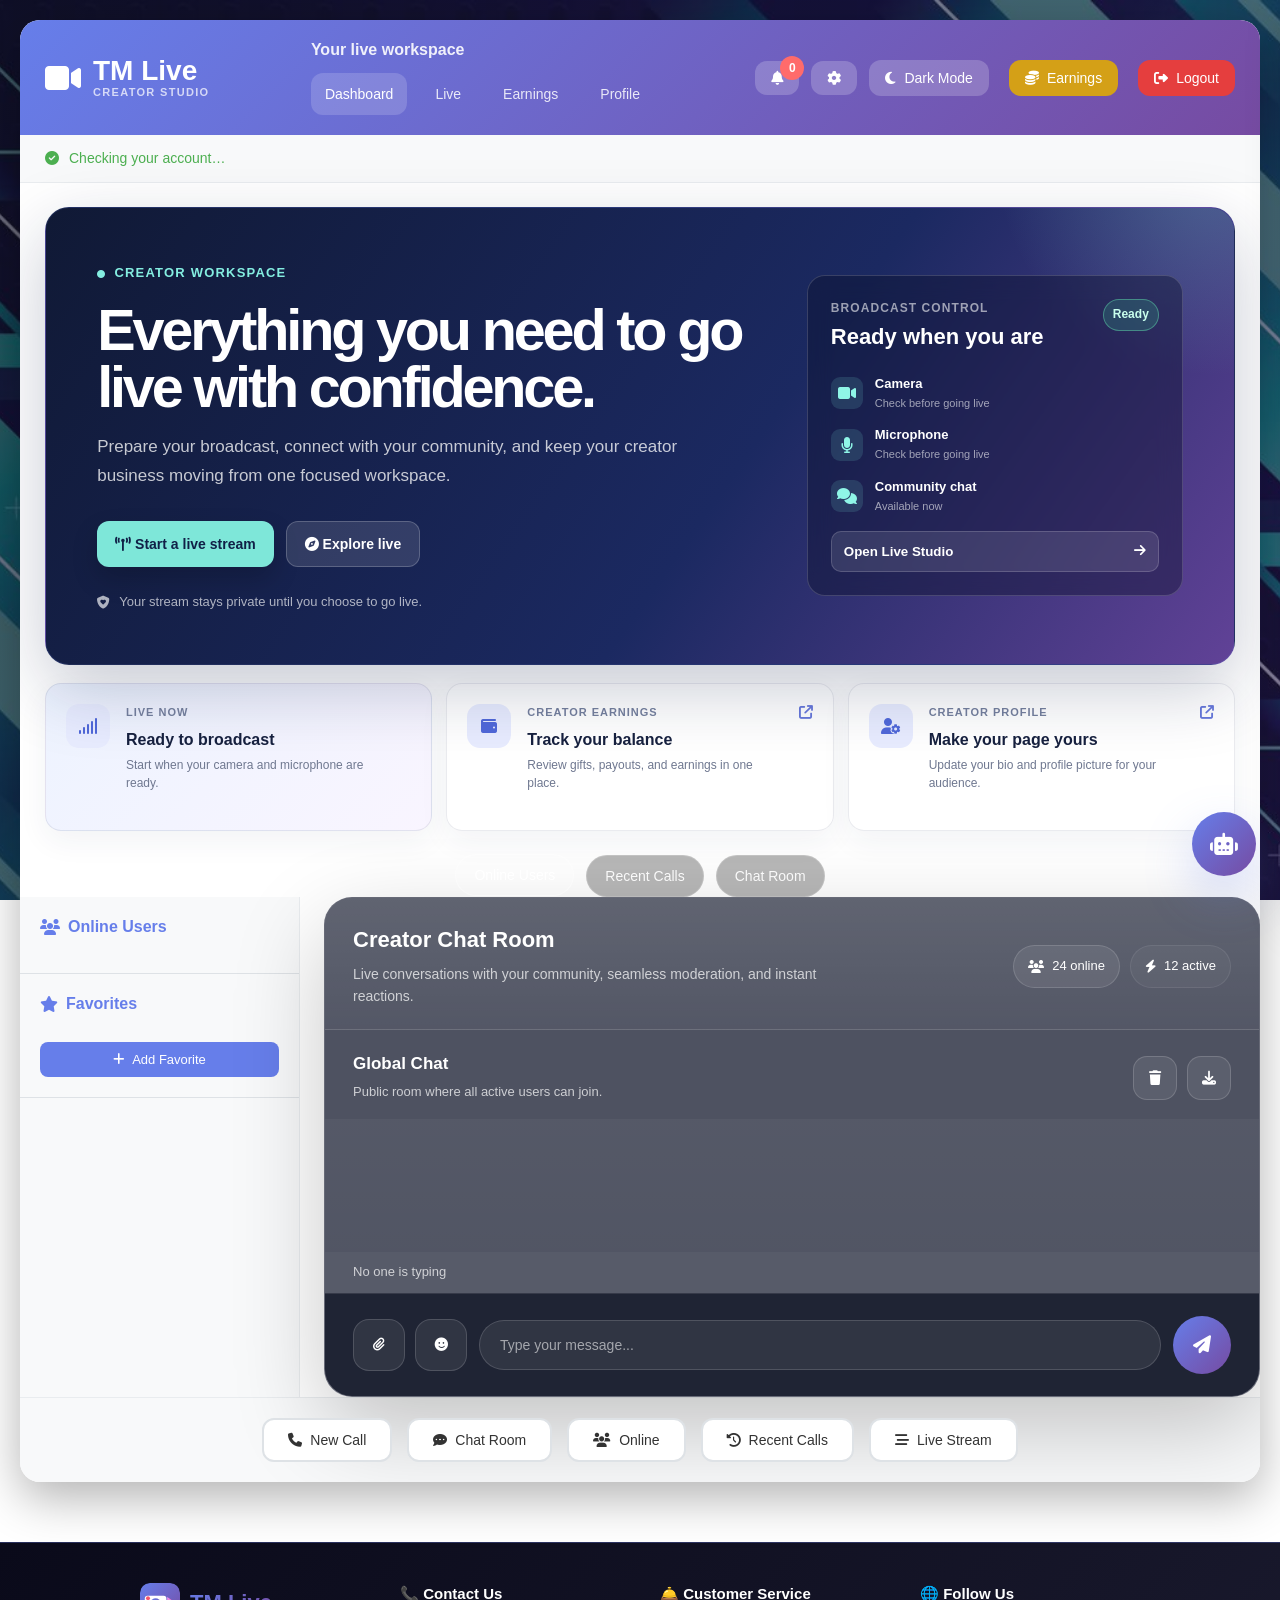
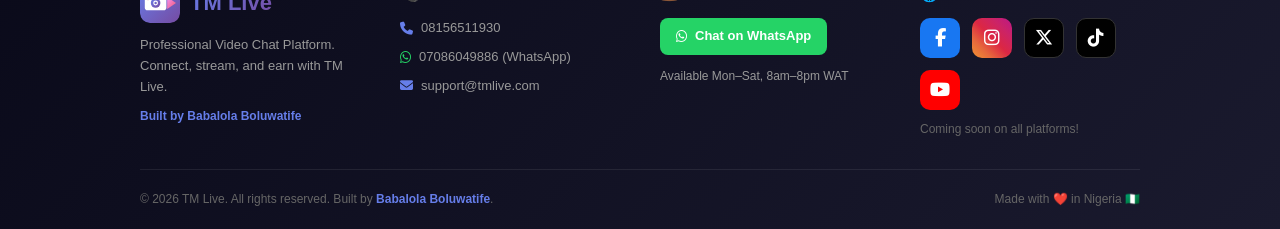
<file: frontend/public/index.html>
<!DOCTYPE html>
<html lang="en">
<head>
    <meta charset="UTF-8">
    <link rel="icon" type="image/svg+xml" href="favicon.svg">
    <link rel="shortcut icon" href="favicon.svg">
    <meta name="viewport" content="width=device-width, initial-scale=1.0">
    <title>TM Live | Creator Studio</title>
  <link rel="stylesheet" href="style.css">
    <link rel="stylesheet" href="https://cdnjs.cloudflare.com/ajax/libs/font-awesome/6.4.0/css/all.min.css">
        <script src="runtime-config.js"></script>
</head>
<body>
    <!-- Page Loader -->
    <div id="pageLoader" style="
        position:fixed; top:0; left:0; width:100%; height:100%; z-index:99999;
        background: #0f0f1a url('Img/Background 1.jpg') center/cover no-repeat;
        display:flex; flex-direction:column; align-items:center; justify-content:center;
        transition: opacity 0.5s ease;
    ">
        <div style="text-align:center;">
            <img src="favicon.svg" style="width:80px;height:80px;border-radius:20px;margin-bottom:20px;animation:pulse 1.5s infinite;">
            <div style="font-size:28px;font-weight:700;color:white;margin-bottom:8px;background:linear-gradient(135deg,#667eea,#764ba2);background-clip:text;-webkit-background-clip:text;-webkit-text-fill-color:transparent;">TM Live</div>
            <div style="color:#999;font-size:13px;margin-bottom:24px;">Professional Video Chat Platform</div>
            <div style="display:flex;gap:8px;justify-content:center;">
                <div style="width:10px;height:10px;border-radius:50%;background:#667eea;animation:bounce 1.2s infinite 0s;"></div>
                <div style="width:10px;height:10px;border-radius:50%;background:#764ba2;animation:bounce 1.2s infinite 0.2s;"></div>
                <div style="width:10px;height:10px;border-radius:50%;background:#f5576c;animation:bounce 1.2s infinite 0.4s;"></div>
            </div>
        </div>
        <style>
            @keyframes bounce { 0%,80%,100%{transform:translateY(0)} 40%{transform:translateY(-12px)} }
            @keyframes pulse { 0%,100%{transform:scale(1);opacity:1} 50%{transform:scale(1.05);opacity:0.8} }
        </style>
    </div>
    <script>
        window.addEventListener('load', function() {
            setTimeout(function() {
                const loader = document.getElementById('pageLoader');
                if (loader) { loader.style.opacity = '0'; setTimeout(() => loader.remove(), 500); }
            }, 1200);
        });
    </script>

    <div class="background-video-wrap" aria-hidden="true">
        <video class="background-video" autoplay muted loop playsinline preload="metadata" poster="Img/background 2-1.jpg">
            <source src="Img/background video.1.mp4" type="video/mp4">
        </video>
        <div class="background-video-overlay"></div>
    </div>

    <div class="app-container">
        <!-- Notification Panel -->
        <div class="notification-panel" id="notificationPanel">
            <div class="notification-header">
                <h3><i class="fas fa-bell"></i> Notifications</h3>
                <button class="close-notifications" onclick="closeNotifications()">×</button>
            </div>
            <div class="notification-list" id="notificationList"></div>
        </div>

        <!-- Main Container -->
        <div class="container">
            <!-- Header -->
            <header class="header">
                <div class="header-left">
                    <i class="fas fa-video header-icon"></i>
                    <div>
                        <h1>TM Live</h1>
                        <span class="brand-kicker">Creator Studio</span>
                    </div>
                </div>
                <div class="header-center header-center--stack">
                    <h2>Your live workspace</h2>
                    <nav class="header-links">
                        <a class="nav-link active" href="index.html">Dashboard</a>
                        <a class="nav-link" href="livestream.html">Live</a>
                        <a class="nav-link" href="earnings.html">Earnings</a>
                        <a class="nav-link" href="profile.html">Profile</a>
                    </nav>
                </div>
                <div class="header-right">
                    <button class="notification-btn" onclick="showNotifications()">
                        <i class="fas fa-bell"></i>
                        <span class="notification-count" id="notificationCount">0</span>
                    </button>
                    <button class="settings-btn" onclick="showSettings()">
                        <i class="fas fa-cog"></i>
                    </button>
                    <button class="dark-mode-btn" onclick="toggleDarkMode()">
                        <i class="fas fa-moon"></i>
                        <span>Dark Mode</span>
                    </button>
                    <button class="dark-mode-btn" onclick="window.location.href='earnings.html'" style="background: #d4a017; margin-left: 8px;">
                        <i class="fas fa-coins"></i>
                        <span>Earnings</span>
                    </button>
                    <button class="dark-mode-btn" onclick="logout()" style="background: #e53e3e; margin-left: 8px;">
                        <i class="fas fa-sign-out-alt"></i>
                        <span>Logout</span>
                    </button>
                </div>
            </header>

            <!-- Status Bar -->
            <div class="status-bar" id="statusBar">
                <i class="fas fa-check-circle"></i>
                <span id="statusText">Checking your account…</span>
            </div>

            <section class="studio-hero" aria-labelledby="studioTitle">
                <div class="studio-copy">
                    <span class="eyebrow"><i class="fas fa-circle"></i> Creator workspace</span>
                    <h1 id="studioTitle">Everything you need to go live with confidence.</h1>
                    <p>Prepare your broadcast, connect with your community, and keep your creator business moving from one focused workspace.</p>
                    <div class="studio-actions">
                        <button class="studio-primary" onclick="startLiveStream()"><i class="fas fa-broadcast-tower"></i> Start a live stream</button>
                        <button class="studio-secondary" onclick="window.location.href='livestream.html'"><i class="fas fa-compass"></i> Explore live</button>
                    </div>
                    <div class="studio-note"><i class="fas fa-shield-heart"></i> Your stream stays private until you choose to go live.</div>
                </div>
                <aside class="broadcast-card" aria-label="Broadcast readiness">
                    <div class="broadcast-card-top">
                        <div><span>Broadcast control</span><h3>Ready when you are</h3></div>
                        <span class="ready-dot">Ready</span>
                    </div>
                    <div class="readiness-list">
                        <div><span class="readiness-icon"><i class="fas fa-video"></i></span><span>Camera</span><strong>Check before going live</strong></div>
                        <div><span class="readiness-icon"><i class="fas fa-microphone"></i></span><span>Microphone</span><strong>Check before going live</strong></div>
                        <div><span class="readiness-icon"><i class="fas fa-comments"></i></span><span>Community chat</span><strong>Available now</strong></div>
                    </div>
                    <button class="broadcast-link" onclick="window.location.href='livestream.html'">Open Live Studio <i class="fas fa-arrow-right"></i></button>
                </aside>
            </section>

            <section class="creator-overview" aria-label="Creator overview">
                <article class="overview-card overview-card--accent">
                    <span class="overview-icon"><i class="fas fa-signal"></i></span>
                    <div><span class="overview-label">Live now</span><strong>Ready to broadcast</strong><small>Start when your camera and microphone are ready.</small></div>
                </article>
                <article class="overview-card">
                    <span class="overview-icon"><i class="fas fa-wallet"></i></span>
                    <div><span class="overview-label">Creator earnings</span><strong>Track your balance</strong><small>Review gifts, payouts, and earnings in one place.</small></div>
                    <button class="overview-link" onclick="window.location.href='earnings.html'" aria-label="Open earnings"><i class="fas fa-arrow-up-right-from-square"></i></button>
                </article>
                <article class="overview-card">
                    <span class="overview-icon"><i class="fas fa-user-gear"></i></span>
                    <div><span class="overview-label">Creator profile</span><strong>Make your page yours</strong><small>Update your bio and profile picture for your audience.</small></div>
                    <button class="overview-link" onclick="window.location.href='profile.html'" aria-label="Open profile"><i class="fas fa-arrow-up-right-from-square"></i></button>
                </article>
            </section>

            <div class="panel-controls">
                <button class="panel-btn active" data-panel="online" onclick="showDashboardPanel('online')">Online Users</button>
                <button class="panel-btn" data-panel="recent" onclick="showDashboardPanel('recent')">Recent Calls</button>
                <button class="panel-btn" data-panel="chat" onclick="showDashboardPanel('chat')">Chat Room</button>
            </div>

            <!-- Video Container -->
            <div class="video-container" id="videoContainer" style="display: none;">
                <div class="video-box local">
                    <video id="localVideo" autoplay muted playsinline></video>
                    <div class="video-overlay">
                        <div class="video-label">
                            <i class="fas fa-user"></i>
                            <span id="localUserName">You</span>
                        </div>
                        <div class="video-status" id="localStatus">
                            <i class="fas fa-video"></i>
                        </div>
                    </div>
                    <div class="video-controls">
                        <button class="control-btn" onclick="toggleCamera()" title="Toggle Camera">
                            <i class="fas fa-camera"></i>
                        </button>
                        <button class="control-btn" onclick="toggleMicrophone()" title="Toggle Microphone">
                            <i class="fas fa-microphone"></i>
                        </button>
                        <button class="control-btn" onclick="shareScreen()" title="Share Screen">
                            <i class="fas fa-desktop"></i>
                        </button>
                        <button class="control-btn end-call" onclick="endCall()" title="End Call">
                            <i class="fas fa-phone-slash"></i>
                        </button>
                    </div>
                </div>
                <div class="video-box remote">
                    <video id="remoteVideo" autoplay playsinline></video>
                    <div class="video-overlay">
                        <div class="video-label">
                            <i class="fas fa-user-friend"></i>
                            <span id="remoteUserName">Remote</span>
                        </div>
                        <div class="video-status" id="remoteStatus">
                            <i class="fas fa-video"></i>
                        </div>
                    </div>
                </div>
            </div>

            <!-- Main Layout -->
            <div class="main-layout">
                <!-- Sidebar -->
                <div class="sidebar">
                    <div class="sidebar-section" id="onlineSection">
                        <h3><i class="fas fa-users"></i> Online Users</h3>
                        <div class="user-list" id="userList"></div>
                    </div>
                    
                    <div class="sidebar-section" id="recentSection" style="display:none;">
                        <h3><i class="fas fa-history"></i> Recent Calls</h3>
                        <div class="recent-calls" id="recentCalls"></div>
                    </div>
                    
                    <div class="sidebar-section">
                        <h3><i class="fas fa-star"></i> Favorites</h3>
                        <div class="favorites-list" id="favoritesList"></div>
                        <button class="add-favorite-btn" onclick="showAddFavorite()">
                            <i class="fas fa-plus"></i> Add Favorite
                        </button>
                    </div>
                </div>

                <!-- Chat Area -->
                <div class="chat-area" id="chatPanel">
                    <div class="chat-room-card">
                        <div class="chat-room-header">
                            <div>
                                <h3>Creator Chat Room</h3>
                                <p class="chat-room-subtitle">Live conversations with your community, seamless moderation, and instant reactions.</p>
                            </div>
                            <div class="chat-room-meta">
                                <span class="chat-room-badge"><i class="fas fa-users"></i> 24 online</span>
                                <span class="chat-room-badge secondary"><i class="fas fa-bolt"></i> 12 active</span>
                            </div>
                        </div>

                        <div class="messages-container" id="messagesContainer">
                            <div class="messages-header">
                                <div>
                                    <h4>Global Chat</h4>
                                    <span>Public room where all active users can join.</span>
                                </div>
                                <div class="chat-actions">
                                    <button class="action-btn" onclick="clearChat()" title="Clear Chat">
                                        <i class="fas fa-trash"></i>
                                    </button>
                                    <button class="action-btn" onclick="exportChat()" title="Export Chat">
                                        <i class="fas fa-download"></i>
                                    </button>
                                </div>
                            </div>

                            <div class="messages" id="messages"></div>
                            <div class="typing-indicator" id="typingIndicator">No one is typing</div>
                        </div>

                        <div class="chat-input-panel">
                            <div class="chat-input-left">
                                <button class="input-action-btn" onclick="attachFile()" title="Attach File">
                                    <i class="fas fa-paperclip"></i>
                                </button>
                                <button class="input-action-btn" onclick="sendEmoji()" title="Send Emoji">
                                    <i class="fas fa-smile"></i>
                                </button>
                            </div>
                            <input 
                                type="text" 
                                id="messageInput" 
                                placeholder="Type your message..." 
                                autocomplete="off"
                            >
                            <button class="send-btn" onclick="sendMessage()">
                                <i class="fas fa-paper-plane"></i>
                            </button>
                        </div>
                    </div>
                </div>
            </div>

            <!-- Quick Actions -->
            <div class="quick-actions">
                <button class="quick-action-btn" onclick="startNewCall()">
                    <i class="fas fa-phone"></i>
                    <span>New Call</span>
                </button>
                <button class="quick-action-btn" onclick="showDashboardPanel('chat')">
                    <i class="fas fa-comment-dots"></i>
                    <span>Chat Room</span>
                </button>
                <button class="quick-action-btn" onclick="showDashboardPanel('online')">
                    <i class="fas fa-users"></i>
                    <span>Online</span>
                </button>
                <button class="quick-action-btn" onclick="showDashboardPanel('recent')">
                    <i class="fas fa-history"></i>
                    <span>Recent Calls</span>
                </button>
                <button class="quick-action-btn" onclick="startLiveStream()">
                    <i class="fas fa-stream"></i>
                    <span>Live Stream</span>
                </button>
            </div>
        </div>
    </div>

    <!-- Emoji Picker -->
    <div class="emoji-picker" id="emojiPicker">
        <div class="emoji-grid"></div>
    </div>

    <!-- File Upload Modal -->
    <div class="modal" id="fileModal">
        <div class="modal-content">
            <div class="modal-header">
                <h3>Attach File</h3>
                <button class="close-modal" onclick="closeFileModal()">×</button>
            </div>
            <div class="modal-body">
                <input type="file" id="fileInput" onchange="handleFileUpload()">
                <div class="file-preview" id="filePreview"></div>
            </div>
            <div class="modal-footer">
                <button class="btn-secondary" onclick="closeFileModal()">Cancel</button>
                <button class="btn-primary" onclick="uploadFile()">Upload</button>
            </div>
        </div>
    </div>

    
    <!-- Gift Modal -->
    <div class="modal" id="giftModal" style="display:none; position:fixed; top:0; left:0; width:100%; height:100%; background:rgba(0,0,0,0.7); z-index:9999; align-items:center; justify-content:center;">
        <div class="modal-content" style="background:#1a1a2e; border-radius:20px; padding:30px; max-width:420px; width:90%; border:1px solid rgba(102,126,234,0.4);">
            <div style="display:flex; justify-content:space-between; align-items:center; margin-bottom:20px;">
                <h3 style="color:white;">🎁 Send a Gift to <span id="giftTargetName" style="color:#667eea;"></span></h3>
                <button onclick="closeGiftModal()" style="background:none; border:none; color:#999; font-size:22px; cursor:pointer;">×</button>
            </div>
            <div style="display:grid; grid-template-columns:repeat(3,1fr); gap:12px; margin-bottom:20px;" id="giftGrid"></div>
            <div id="giftAlert" style="display:none; padding:10px; border-radius:8px; font-size:13px; margin-bottom:12px;"></div>
            <button onclick="confirmGift()" style="width:100%; padding:14px; background:linear-gradient(135deg,#667eea,#764ba2); color:white; border:none; border-radius:10px; font-size:15px; font-weight:600; cursor:pointer;">
                Send Gift 💎
            </button>
        </div>
    </div>

    <div class="support-widget" id="supportWidget">
        <div class="support-panel" id="supportPanel">
            <div class="support-panel-header">
                <div>
                    <h4>TM Live Support</h4>
                    <p>24/7 AI assistant</p>
                </div>
                <button id="supportCloseBtn" aria-label="Close support chat">×</button>
            </div>
            <div class="support-panel-body" id="supportMessages"></div>
            <div class="support-quick-replies" id="supportQuickReplies"></div>
            <div class="support-input">
                <input id="supportInput" placeholder="Ask the support bot..." autocomplete="off" />
                <button id="supportSendBtn">Send</button>
            </div>
        </div>
        <button class="support-button" id="supportToggleBtn" aria-label="Open support chat">
            <i class="fas fa-robot"></i>
        </button>
    </div>

    <script src="https://cdn.socket.io/4.5.4/socket.io.min.js"></script>
    <script src="app.js"></script>
    <!-- Footer -->
    <footer style="
        background: linear-gradient(135deg, #0a0a1a 0%, #1a1a2e 100%);
        border-top: 1px solid rgba(102,126,234,0.3);
        padding: 40px 20px 20px;
        margin-top: 40px;
        color: white;
        font-family: -apple-system, BlinkMacSystemFont, 'Segoe UI', sans-serif;
    ">
        <div style="max-width:1000px; margin:0 auto;">
            <!-- Top section -->
            <div style="display:flex; flex-wrap:wrap; gap:40px; justify-content:space-between; margin-bottom:30px;">
                
                <!-- Brand -->
                <div style="flex:1; min-width:200px;">
                    <div style="display:flex; align-items:center; gap:10px; margin-bottom:12px;">
                        <img src="favicon.svg" style="width:40px;height:40px;border-radius:10px;">
                        <span style="font-size:22px; font-weight:700; background:linear-gradient(135deg,#667eea,#764ba2); background-clip:text; -webkit-background-clip:text; -webkit-text-fill-color:transparent;">TM Live</span>
                    </div>
                    <p style="color:#999; font-size:13px; line-height:1.6;">Professional Video Chat Platform. Connect, stream, and earn with TM Live.</p>
                    <p style="color:#667eea; font-size:12px; margin-top:10px; font-weight:600;">Built by Babalola Boluwatife</p>
                </div>

                <!-- Contact -->
                <div style="flex:1; min-width:180px;">
                    <h4 style="color:white; margin-bottom:14px; font-size:15px;">📞 Contact Us</h4>
                    <div style="display:flex; flex-direction:column; gap:8px;">
                        <a href="tel:08156511930" style="color:#999; text-decoration:none; font-size:13px; display:flex; align-items:center; gap:8px;">
                            <i class="fas fa-phone" style="color:#667eea;"></i> 08156511930
                        </a>
                        <a href="https://wa.me/2347086049886" target="_blank" style="color:#999; text-decoration:none; font-size:13px; display:flex; align-items:center; gap:8px;">
                            <i class="fab fa-whatsapp" style="color:#25D366;"></i> 07086049886 (WhatsApp)
                        </a>
                        <a href="mailto:support@tmlive.com" style="color:#999; text-decoration:none; font-size:13px; display:flex; align-items:center; gap:8px;">
                            <i class="fas fa-envelope" style="color:#667eea;"></i> support@tmlive.com
                        </a>
                    </div>
                </div>

                <!-- Customer Service -->
                <div style="flex:1; min-width:180px;">
                    <h4 style="color:white; margin-bottom:14px; font-size:15px;">🛎️ Customer Service</h4>
                    <div style="display:flex; flex-direction:column; gap:8px;">
                        <a href="https://wa.me/2347086049886?text=Hello%20TM%20Live%20Support" target="_blank" style="
                            background: #25D366; color:white; text-decoration:none;
                            padding:8px 16px; border-radius:8px; font-size:13px; font-weight:600;
                            display:inline-flex; align-items:center; gap:8px; width:fit-content;
                        ">
                            <i class="fab fa-whatsapp"></i> Chat on WhatsApp
                        </a>
                        <p style="color:#999; font-size:12px; margin-top:4px;">Available Mon–Sat, 8am–8pm WAT</p>
                    </div>
                </div>

                <!-- Social Media -->
                <div style="flex:1; min-width:180px;">
                    <h4 style="color:white; margin-bottom:14px; font-size:15px;">🌐 Follow Us</h4>
                    <div style="display:flex; gap:12px; flex-wrap:wrap;">
                        <a href="#" title="Facebook" style="
                            width:40px; height:40px; border-radius:10px; background:#1877F2;
                            display:flex; align-items:center; justify-content:center;
                            color:white; text-decoration:none; font-size:18px;
                            transition:transform 0.2s;
                        " onmouseover="this.style.transform='scale(1.1)'" onmouseout="this.style.transform='scale(1)'">
                            <i class="fab fa-facebook-f"></i>
                        </a>
                        <a href="#" title="Instagram" style="
                            width:40px; height:40px; border-radius:10px;
                            background:linear-gradient(45deg,#f09433,#e6683c,#dc2743,#cc2366,#bc1888);
                            display:flex; align-items:center; justify-content:center;
                            color:white; text-decoration:none; font-size:18px;
                            transition:transform 0.2s;
                        " onmouseover="this.style.transform='scale(1.1)'" onmouseout="this.style.transform='scale(1)'">
                            <i class="fab fa-instagram"></i>
                        </a>
                        <a href="#" title="Twitter/X" style="
                            width:40px; height:40px; border-radius:10px; background:#000;
                            display:flex; align-items:center; justify-content:center;
                            color:white; text-decoration:none; font-size:18px; border:1px solid #333;
                            transition:transform 0.2s;
                        " onmouseover="this.style.transform='scale(1.1)'" onmouseout="this.style.transform='scale(1)'">
                            <i class="fab fa-x-twitter"></i>
                        </a>
                        <a href="#" title="TikTok" style="
                            width:40px; height:40px; border-radius:10px; background:#010101;
                            display:flex; align-items:center; justify-content:center;
                            color:white; text-decoration:none; font-size:18px; border:1px solid #333;
                            transition:transform 0.2s;
                        " onmouseover="this.style.transform='scale(1.1)'" onmouseout="this.style.transform='scale(1)'">
                            <i class="fab fa-tiktok"></i>
                        </a>
                        <a href="#" title="YouTube" style="
                            width:40px; height:40px; border-radius:10px; background:#FF0000;
                            display:flex; align-items:center; justify-content:center;
                            color:white; text-decoration:none; font-size:18px;
                            transition:transform 0.2s;
                        " onmouseover="this.style.transform='scale(1.1)'" onmouseout="this.style.transform='scale(1)'">
                            <i class="fab fa-youtube"></i>
                        </a>
                    </div>
                    <p style="color:#666; font-size:12px; margin-top:10px;">Coming soon on all platforms!</p>
                </div>
            </div>

            <!-- Divider -->
            <div style="border-top:1px solid rgba(255,255,255,0.08); padding-top:20px; display:flex; flex-wrap:wrap; justify-content:space-between; align-items:center; gap:10px;">
                <p style="color:#666; font-size:12px;">© 2026 TM Live. All rights reserved. Built by <strong style="color:#667eea;">Babalola Boluwatife</strong>.</p>
                <p style="color:#666; font-size:12px;">Made with ❤️ in Nigeria 🇳🇬</p>
            </div>
        </div>
    </footer>

</body>
</html>
</file>
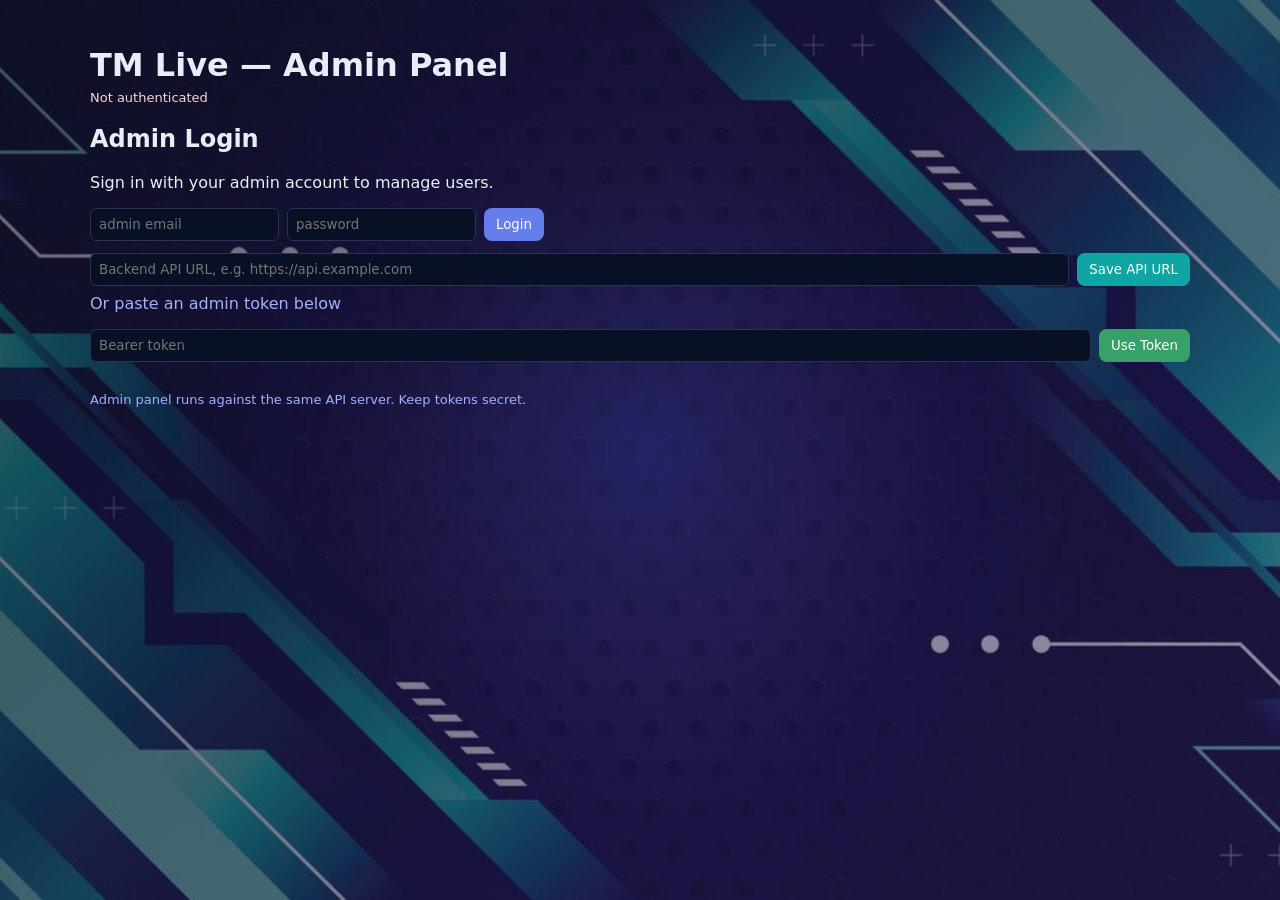
<file: frontend/public/admin/index.html>
<!doctype html>
<html lang="en">
<head>
  <meta charset="utf-8" />
  <meta name="viewport" content="width=device-width,initial-scale=1" />
  <title>TM Live — Admin</title>
  <link rel="stylesheet" href="admin.css">
  <style>
    /* small fallback styles */
    body { font-family: system-ui, -apple-system, Roboto, 'Segoe UI', sans-serif; background:#0b1221; color:#e6eef8; margin:0; position:relative }
    .wrap{max-width:1100px;margin:28px auto;padding:18px;position:relative;z-index:1}
    .background-video-wrap {
        position: fixed;
        inset: 0;
        z-index: -2;
        pointer-events: none;
        overflow: hidden;
    }
    .background-video {
        width: 100%;
        height: 100%;
        object-fit: cover;
    }
    .background-video-overlay {
        position: absolute;
        inset: 0;
        background: linear-gradient(135deg, rgba(15, 15, 35, 0.62), rgba(42, 26, 84, 0.48));
    }
  </style>
</head>
<body>
  <div class="background-video-wrap" aria-hidden="true">
      <video class="background-video" autoplay muted loop playsinline preload="metadata" poster="../Img/background 2-1.jpg">
          <source src="../Img/background video.1.mp4" type="video/mp4">
      </video>
      <div class="background-video-overlay"></div>
  </div>
  <div class="wrap">
    <header style="display:flex;justify-content:space-between;align-items:center;gap:12px;margin-bottom:18px">
      <div>
        <h1 style="margin:0">TM Live — Admin Panel</h1>
        <div id="adminStatus" style="font-size:13px;margin-top:6px"></div>
      </div>
      <button id="logoutBtn" style="display:none;padding:8px 14px;border-radius:8px;background:#e53e3e;border:none;color:white;cursor:pointer">Logout</button>
    </header>

    <section id="loginPanel">
      <h2>Admin Login</h2>
      <p>Sign in with your admin account to manage users.</p>
      <div style="display:flex;gap:8px;flex-wrap:wrap">
        <input id="adminEmail" placeholder="admin email" style="padding:8px;border-radius:6px;border:1px solid #2b3350;background:#071024;color:#fff" />
        <input id="adminPassword" type="password" placeholder="password" style="padding:8px;border-radius:6px;border:1px solid #2b3350;background:#071024;color:#fff" />
        <button id="loginBtn" style="padding:8px 12px;border-radius:8px;background:#667eea;border:none;color:white;cursor:pointer">Login</button>
      </div>
      <div style="display:flex;gap:8px;flex-wrap:wrap;margin-top:12px">
        <input id="adminApiUrl" placeholder="Backend API URL, e.g. https://api.example.com" style="flex:1;padding:8px;border-radius:6px;border:1px solid #2b3350;background:#071024;color:#fff" />
        <button id="saveApiUrlBtn" style="padding:8px 12px;border-radius:8px;background:#0ea5a4;border:none;color:white;cursor:pointer">Save API URL</button>
      </div>
      <p style="color:#9fb1ff;margin-top:8px">Or paste an admin token below</p>
      <div style="display:flex;gap:8px;margin-top:8px">
        <input id="adminTokenInput" placeholder="Bearer token" style="flex:1;padding:8px;border-radius:6px;border:1px solid #2b3350;background:#071024;color:#fff" />
        <button id="useTokenBtn" style="padding:8px 12px;border-radius:8px;background:#38a169;border:none;color:white;cursor:pointer">Use Token</button>
      </div>
    </section>

    <section id="adminMain" style="display:none">
      <div id="monitoringPanel" style="margin-bottom:20px;padding:18px;border:1px solid rgba(255,255,255,0.08);border-radius:14px;background:rgba(255,255,255,0.03)">
        <h2 style="margin-top:0">Live Monitoring</h2>
        <div style="display:grid;grid-template-columns:repeat(4,minmax(0,1fr));gap:16px;align-items:start;">
          <div style="background:#071a34;padding:14px;border-radius:14px;">
            <div style="font-size:12px;color:#9fb1ff;margin-bottom:6px">Active Users</div>
            <div id="liveUserCount" style="font-size:32px;font-weight:800;color:#fff">0</div>
          </div>
          <div style="background:#071a34;padding:14px;border-radius:14px;">
            <div style="font-size:12px;color:#9fb1ff;margin-bottom:6px">Live Streams</div>
            <div id="liveStreamsCount" style="font-size:32px;font-weight:800;color:#fff">0</div>
          </div>
          <div style="background:#071a34;padding:14px;border-radius:14px;">
            <div style="font-size:12px;color:#9fb1ff;margin-bottom:6px">Recent Admin Events</div>
            <div id="adminEventSummary" style="font-size:24px;font-weight:700;color:#fff">0</div>
          </div>
          <div style="background:#071a34;padding:14px;border-radius:14px;">
            <div style="font-size:12px;color:#9fb1ff;margin-bottom:6px">Known Users</div>
            <div id="totalUsersCount" style="font-size:32px;font-weight:800;color:#fff">0</div>
          </div>
        </div>
        <div id="liveEventFeed" style="margin-top:18px;max-height:180px;overflow:auto;padding:10px;background:rgba(0,0,0,0.15);border-radius:12px;color:#cfe0ff;line-height:1.4;font-size:13px"></div>
      </div>
      <nav style="display:flex;gap:12px;margin:18px 0">
        <button id="usersTab" class="tabBtn active">Users</button>
        <button id="auditTab" class="tabBtn">Audit Logs</button>
      </nav>

      <div id="usersView">
        <div style="display:flex;justify-content:space-between;align-items:center;gap:12px">
          <div>
            <input id="userSearch" placeholder="Search users" style="padding:8px;border-radius:6px;border:1px solid #2b3350;background:#071024;color:#fff" />
            <button id="searchBtn" style="margin-left:8px;padding:8px 10px;border-radius:8px;background:#667eea;border:none;color:white">Search</button>
          </div>
          <div>
            <button id="refreshUsers" style="padding:8px 10px;border-radius:8px;background:#0ea5a4;border:none;color:white">Refresh</button>
          </div>
        </div>

        <div id="usersList" style="margin-top:12px"></div>
        <div id="usersPagination" style="display:flex;justify-content:space-between;align-items:center;gap:12px;margin-top:12px;flex-wrap:wrap;">
          <button id="prevUsersPage" class="tabBtn">Previous</button>
          <div id="usersPageLabel" style="color:#9fb1ff">Page 1</div>
          <button id="nextUsersPage" class="tabBtn">Next</button>
        </div>
        <div id="userDetailPanel" style="display:none;margin-top:14px;padding:16px;border-radius:14px;border:1px solid rgba(255,255,255,0.08);background:rgba(7,26,52,0.92)"></div>
      </div>

      <div id="auditView" style="display:none">
        <div style="display:flex;justify-content:space-between;align-items:center;gap:12px">
          <h3>Recent Audit Logs</h3>
          <button id="refreshAudit" style="padding:8px 10px;border-radius:8px;background:#0ea5a4;border:none;color:white">Refresh</button>
        </div>
        <div id="auditList" style="margin-top:12px"></div>
        <div id="auditPagination" style="display:flex;justify-content:space-between;align-items:center;gap:12px;margin-top:12px;flex-wrap:wrap;">
          <button id="prevAuditPage" class="tabBtn">Previous</button>
          <div id="auditPageLabel" style="color:#9fb1ff">Page 1</div>
          <button id="nextAuditPage" class="tabBtn">Next</button>
        </div>
      </div>
    </section>

    <footer style="margin-top:30px;color:#9fb1ff;font-size:13px">Admin panel runs against the same API server. Keep tokens secret.</footer>
  </div>

  <script src="https://cdn.socket.io/4.7.1/socket.io.min.js"></script>
  <script src="admin.js"></script>
</body>
</html>
</file>
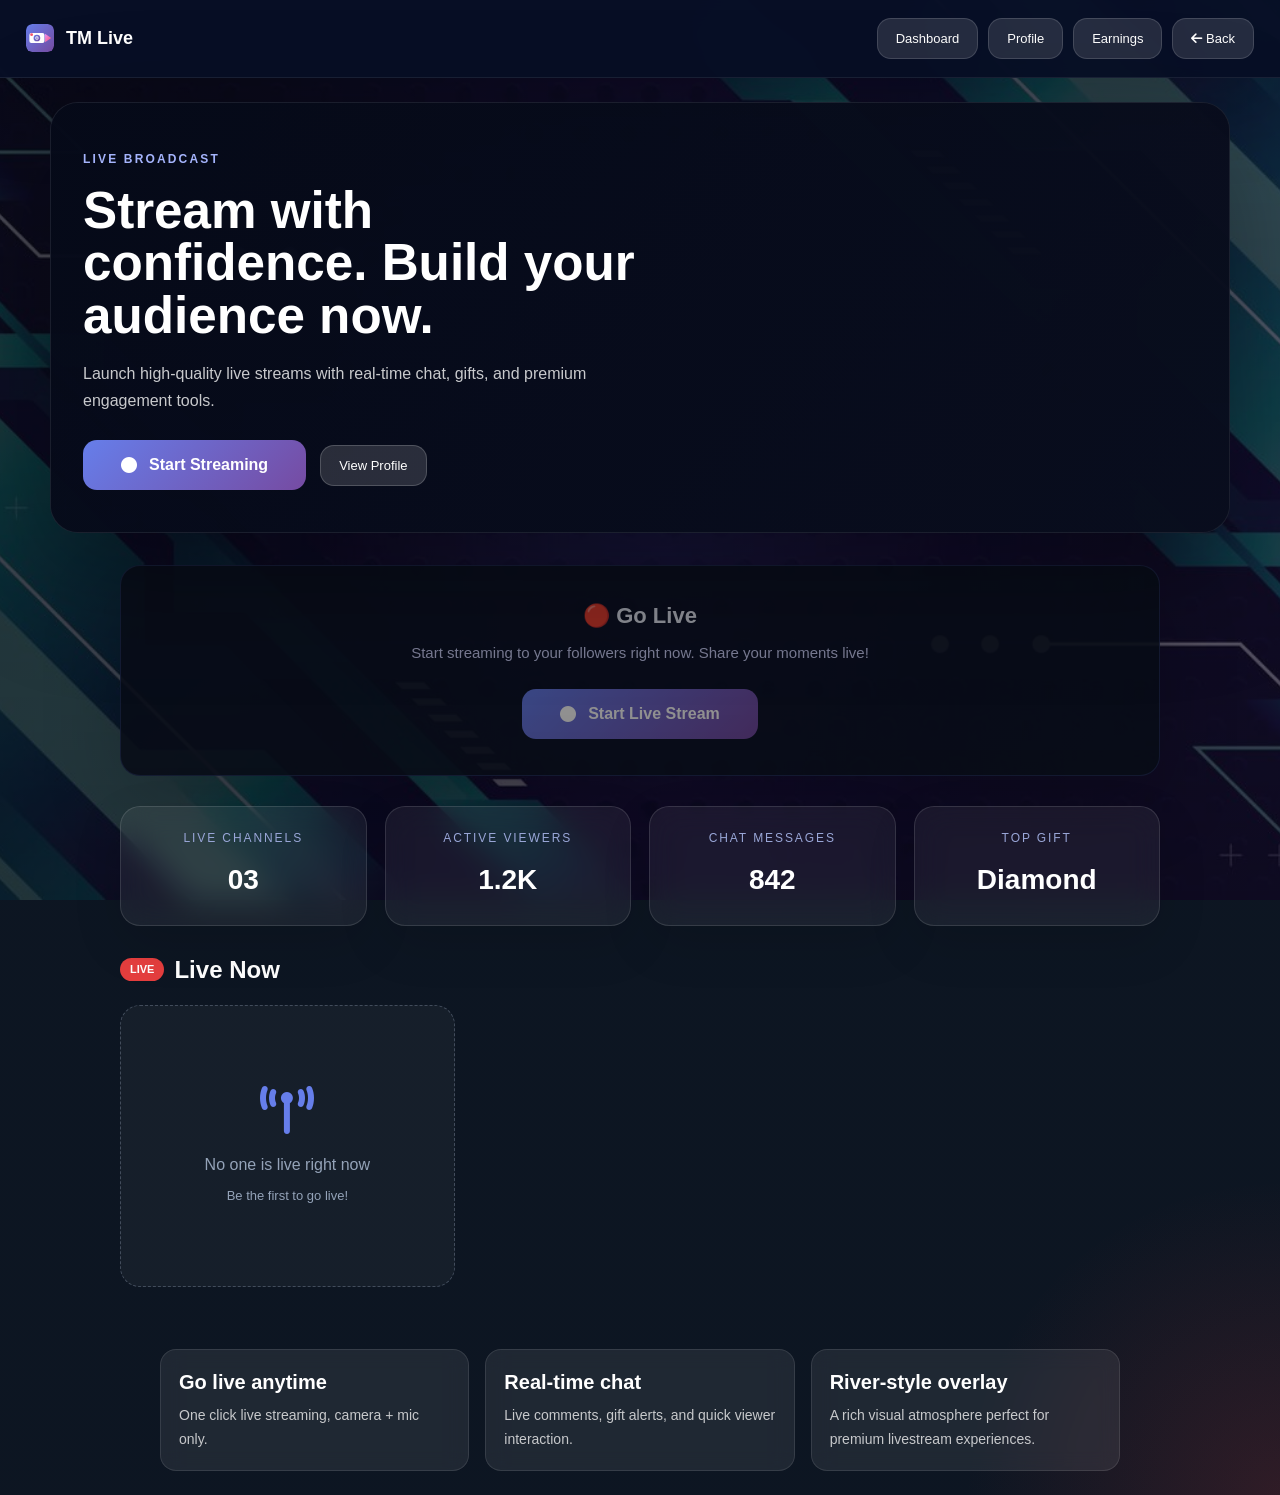
<file: frontend/public/livestream.html>
<!DOCTYPE html>
<html lang="en">
<head>
    <meta charset="UTF-8">
    <link rel="icon" type="image/svg+xml" href="favicon.svg">
    <meta name="viewport" content="width=device-width, initial-scale=1.0">
    <title>TM Live - Live Stream</title>
    <link rel="stylesheet" href="https://cdnjs.cloudflare.com/ajax/libs/font-awesome/6.4.0/css/all.min.css">
    <link rel="stylesheet" href="style.css">
    <script src="runtime-config.js"></script>
    <style>
        * { margin:0; padding:0; box-sizing:border-box; }
        body {
            font-family:-apple-system,BlinkMacSystemFont,'Segoe UI',sans-serif;
            color:#eef2ff;
            min-height:100vh;
            background:
                radial-gradient(circle at top left, rgba(102,126,234,0.18), transparent 22%),
                radial-gradient(circle at bottom right, rgba(229,62,62,0.16), transparent 16%),
                linear-gradient(180deg, rgba(3,12,25,0.96), rgba(3,12,25,0.96)),
                url('https://images.unsplash.com/photo-1515378791036-0648a3ef77b2?auto=format&fit=crop&w=1400&q=80') center/cover no-repeat fixed;
            position: relative;
        }
        body::before {
            content: '';
            position: fixed;
            inset: 0;
            background: linear-gradient(180deg, rgba(0,0,0,0.28), rgba(0,0,0,0.48));
            pointer-events: none;
        }
        .background-video-wrap {
            position: fixed;
            inset: 0;
            z-index: -2;
            pointer-events: none;
            overflow: hidden;
        }
        .background-video {
            width: 100%;
            height: 100%;
            object-fit: cover;
        }
        .background-video-overlay {
            position: absolute;
            inset: 0;
            background: linear-gradient(135deg, rgba(15, 15, 35, 0.62), rgba(42, 26, 84, 0.48));
        }

        .navbar {
            background: rgba(8,15,38,0.96);
            padding: 18px 26px;
            display: flex;
            align-items: center;
            justify-content: space-between;
            flex-wrap: wrap;
            gap: 12px;
            border-bottom: 1px solid rgba(255,255,255,0.08);
            backdrop-filter: blur(14px);
            box-shadow: 0 24px 80px rgba(0,0,0,0.28);
        }
        .navbar-brand {
            display: flex;
            align-items: center;
            gap: 12px;
            font-size: 18px;
            font-weight: 700;
            color: white;
            text-decoration: none;
        }
        .nav-actions {
            display: flex;
            flex-wrap: wrap;
            gap: 10px;
            align-items: center;
        }
        .nav-action-btn,
        .back-btn {
            background: rgba(255,255,255,0.12);
            border: 1px solid rgba(255,255,255,0.14);
            color: white;
            padding: 12px 18px;
            border-radius: 14px;
            cursor: pointer;
            font-size: 13px;
            transition: all 0.25s ease;
        }
        .nav-action-btn:hover,
        .back-btn:hover {
            transform: translateY(-1px);
            background: rgba(255,255,255,0.22);
        }

        .discovery {
            max-width: 1080px;
            margin: 32px auto;
            padding: 0 20px 30px;
        }
        .discovery h2 {
            font-size: 24px;
            margin-bottom: 20px;
            display: flex;
            align-items: center;
            gap: 10px;
            color: #ffffff;
        }
        .go-live-banner {
            background: rgba(15,23,42,0.9);
            border: 1px solid rgba(102,126,234,0.24);
            border-radius: 20px;
            padding: 36px 32px;
            text-align: center;
            margin-bottom: 30px;
            box-shadow: 0 28px 80px rgba(0,0,0,0.18);
        }
        .go-live-banner h3 {
            font-size: 22px;
            margin-bottom: 10px;
        }
        .live-hero {
            position: relative;
            margin: 24px auto 0;
            max-width: 1180px;
            border-radius: 28px;
            overflow: hidden;
            min-height: 360px;
            display: grid;
            align-items: center;
            background: linear-gradient(180deg, rgba(7,12,27,0.92), rgba(7,12,27,0.90)), url('https://images.unsplash.com/photo-1615732643877-a77db6b8f633?auto=format&fit=crop&w=1400&q=80') center/cover no-repeat;
            box-shadow: 0 40px 120px rgba(0,0,0,0.35);
            border: 1px solid rgba(255,255,255,0.08);
        }
        .live-hero-overlay {
            content: '';
            position: absolute;
            inset: 0;
            background: linear-gradient(135deg, rgba(5,9,24,0.72), rgba(10,14,30,0.72));
        }
        .live-hero-content {
            position: relative;
            z-index: 1;
            padding: 42px 32px;
            max-width: 640px;
            color: #ffffff;
        }
        .live-hero-content .eyebrow {
            display: inline-flex;
            margin-bottom: 16px;
            color: #a5b4fc;
            letter-spacing: 0.18em;
            font-size: 12px;
            text-transform: uppercase;
        }
        .live-hero-content h1 {
            font-size: clamp(2.5rem, 4vw, 4.4rem);
            line-height: 1.02;
            margin-bottom: 18px;
        }
        .live-hero-content p {
            max-width: 600px;
            margin-bottom: 26px;
            font-size: 16px;
            color: rgba(255,255,255,0.78);
            line-height: 1.7;
        }
        .live-hero .hero-actions {
            display: flex;
            flex-wrap: wrap;
            gap: 14px;
            align-items: center;
        }
        .live-hero .nav-action-btn {
            background: rgba(255,255,255,0.14);
            border: 1px solid rgba(255,255,255,0.18);
            color: white;
        }
        .live-hero .nav-action-btn:hover {
            background: rgba(255,255,255,0.24);
        }
        .go-live-banner p {
            color: #d2d6ff;
            margin-bottom: 24px;
            font-size: 15px;
            max-width: 640px;
            margin-left: auto;
            margin-right: auto;
        }
        .btn-live {
            background: linear-gradient(135deg, #667eea, #764ba2);
            color: white;
            border: none;
            padding: 16px 38px;
            border-radius: 14px;
            font-size: 16px;
            font-weight: 700;
            cursor: pointer;
            display: inline-flex;
            align-items: center;
            gap: 12px;
            transition: transform 0.25s ease, box-shadow 0.25s ease;
        }
        .btn-live:hover {
            transform: translateY(-2px);
            box-shadow: 0 18px 40px rgba(102,126,234,0.35);
        }
        .live-badge {
            background: #e53e3e;
            color: white;
            font-size: 11px;
            font-weight: 700;
            padding: 4px 10px;
            border-radius: 999px;
            animation: pulse 1.5s infinite;
        }
        @keyframes pulse { 0%,100%{opacity:1} 50%{opacity:0.6} }

        .stream-status-cards {
            display: grid;
            grid-template-columns: repeat(auto-fit, minmax(180px, 1fr));
            gap: 18px;
            margin-bottom: 28px;
        }
        .status-card {
            background: rgba(255,255,255,0.06);
            border: 1px solid rgba(255,255,255,0.12);
            border-radius: 20px;
            padding: 22px 18px;
            text-align: center;
            backdrop-filter: blur(16px);
            box-shadow: 0 18px 50px rgba(0,0,0,0.12);
        }
        .status-title {
            display: block;
            color: #9aa7d8;
            font-size: 12px;
            text-transform: uppercase;
            letter-spacing: 0.16em;
            margin-bottom: 10px;
        }
        .status-card strong {
            font-size: 28px;
            color: #ffffff;
            display: block;
        }

        .streams-grid {
            display: grid;
            grid-template-columns: repeat(auto-fill, minmax(300px, 1fr));
            gap: 18px;
        }
        .stream-card {
            background: rgba(6,10,22,0.88);
            border-radius: 20px;
            overflow: hidden;
            border: 1px solid rgba(102,126,234,0.14);
            cursor: pointer;
            transition: transform 0.25s ease, box-shadow 0.25s ease, border-color 0.25s ease;
            box-shadow: 0 18px 40px rgba(0,0,0,0.2);
        }
        .stream-card:hover {
            transform: translateY(-4px);
            border-color: #667eea;
            box-shadow: 0 24px 60px rgba(0,0,0,0.3);
        }
        .stream-thumb {
            height: 180px;
            background: linear-gradient(135deg,#111827,#0f172a);
            display:flex;
            align-items:center;
            justify-content:center;
            position:relative;
        }
        .stream-avatar {
            width: 64px;
            height: 64px;
            border-radius: 50%;
            display:flex;
            align-items:center;
            justify-content:center;
            font-size: 24px;
            font-weight: 700;
            border: 3px solid rgba(255,255,255,0.18);
            background: rgba(255,255,255,0.06);
        }
        .stream-live-badge { position:absolute; top:14px; left:14px; }
        .stream-viewers {
            position:absolute;
            top:14px;
            right:14px;
            background: rgba(0,0,0,0.55);
            padding:6px 12px;
            border-radius:999px;
            font-size:12px;
            display:flex;
            align-items:center;
            gap:6px;
        }
        .stream-info {
            padding:18px 18px 22px;
        }
        .stream-username {
            font-size: 15px;
            font-weight: 700;
            margin-bottom: 6px;
            color: #f8fafc;
        }
        .stream-time {
            font-size: 12px;
            color: #9ca3af;
        }
        .no-streams {
            text-align:center;
            padding: 80px 20px;
            color: #94a3b8;
            border-radius: 20px;
            background: rgba(255,255,255,0.04);
            border: 1px dashed rgba(148,163,184,0.35);
        }
        .no-streams i {
            font-size: 48px;
            margin-bottom: 18px;
            display:block;
            color: #667eea;
        }

        .stream-room {
            display:none;
            min-height: calc(100vh - 90px);
            padding: 28px 20px 32px;
        }
        .stream-layout {
            display:grid;
            grid-template-columns: 1.2fr 360px;
            gap: 22px;
            height: 100%;
        }
        .stream-main {
            position:relative;
            background: linear-gradient(180deg, rgba(2,8,24,0.25), rgba(0,0,0,0.92)), url('Img/background img-3.jpg') center/cover no-repeat;
            border-radius: 28px;
            overflow: hidden;
            box-shadow: 0 32px 100px rgba(0,0,0,0.35);
            min-height: 700px;
        }
        #streamVideo {
            width:100%;
            height:100%;
            object-fit: cover;
        }
        .stream-overlay-top {
            position:absolute;
            top:0;
            left:0;
            right:0;
            padding:24px 28px;
            display:flex;
            align-items:center;
            justify-content:space-between;
            background: rgba(10,14,30,0.72);
            backdrop-filter: blur(18px);
        }
        .streamer-info {
            display:flex;
            align-items:center;
            gap:14px;
        }
        .streamer-avatar-sm {
            width:48px;
            height:48px;
            border-radius:50%;
            display:flex;
            align-items:center;
            justify-content:center;
            font-size:18px;
            font-weight:700;
            background: rgba(255,255,255,0.12);
            color: #ffffff;
            border: 1px solid rgba(255,255,255,0.18);
        }
        .stream-overlay-top div > div {
            line-height: 1.2;
        }
        .stream-overlay-top .live-badge {
            margin-left: 12px;
        }
        .stream-stats {
            display:flex;
            align-items:center;
            gap:14px;
            flex-wrap:wrap;
        }
        .stat-pill {
            background: rgba(255,255,255,0.08);
            padding: 10px 14px;
            border-radius: 999px;
            font-size: 13px;
            display:flex;
            align-items:center;
            gap: 8px;
            color: #e2e8f0;
            border: 1px solid rgba(255,255,255,0.1);
        }
        .btn-end-stream {
            background: #e53e3e;
            color: white;
            border: none;
            padding: 10px 22px;
            border-radius: 14px;
            cursor: pointer;
            font-weight: 700;
            font-size: 13px;
            transition: transform 0.2s ease, background 0.2s ease;
        }
        .btn-end-stream:hover { background:#c53030; transform: translateY(-1px); }

        .stream-overlay {
            position:absolute;
            bottom:0;
            left:0;
            right:0;
            padding:22px 26px 26px;
            background: linear-gradient(transparent, rgba(0,0,0,0.92));
            display:flex;
            justify-content:flex-start;
        }
        .stream-controls {
            display:flex;
            gap:12px;
        }
        .ctrl-btn {
            width:50px;
            height:50px;
            border-radius:50%;
            border:none;
            background: rgba(255,255,255,0.12);
            color:white;
            font-size:18px;
            display:flex;
            align-items:center;
            justify-content:center;
            cursor:pointer;
            transition: all 0.2s ease;
            box-shadow: 0 16px 40px rgba(0,0,0,0.2);
        }
        .ctrl-btn:hover { background: rgba(255,255,255,0.22); }
        .ctrl-btn.off { background: rgba(229,62,62,0.85); }

        .stream-chat {
            background: rgba(8,12,24,0.96);
            display:flex;
            flex-direction:column;
            border-radius: 0 28px 28px 0;
            border: 1px solid rgba(102,126,234,0.16);
            overflow: hidden;
            box-shadow: 0 32px 80px rgba(0,0,0,0.22);
        }
        .chat-header {
            padding: 24px 22px;
            border-bottom: 1px solid rgba(255,255,255,0.08);
            display:flex;
            align-items:center;
            justify-content:space-between;
            gap: 10px;
            background: rgba(15,20,42,0.98);
        }
        .chat-header h3 {
            font-size: 17px;
            display:flex;
            align-items:center;
            gap: 10px;
            color: #ffffff;
        }
        #chatViewers {
            color: #cbd5e1;
            font-size: 13px;
        }
        .stream-messages {
            flex:1;
            overflow-y:auto;
            padding:24px 22px;
            display:flex;
            flex-direction:column;
            gap:14px;
            background: linear-gradient(180deg, rgba(15,20,42,0.92), rgba(7,11,23,0.96));
        }
        .stream-msg {
            font-size:14px;
            line-height:1.6;
            padding:14px 16px;
            border-radius:18px;
            background: rgba(255,255,255,0.06);
            border: 1px solid rgba(255,255,255,0.08);
            color: #e2e8f0;
            word-break: break-word;
        }
        .stream-msg .msg-user {
            color:#93c5fd;
            font-weight:700;
        }
        .stream-msg.system {
            background: rgba(255,255,255,0.04);
            border-color: rgba(148,163,184,0.18);
            color: #cbd5e1;
            text-align:center;
            font-style:italic;
            font-size:13px;
        }
        .stream-msg.gift {
            background: rgba(212,160,23,0.16);
            border: 1px solid rgba(212,160,23,0.35);
            color: #f8fafc;
        }
        .chat-input-area {
            padding: 20px 22px;
            display:flex;
            gap:12px;
            align-items:center;
            border-top:1px solid rgba(255,255,255,0.08);
            background: rgba(10,14,28,0.98);
        }
        .chat-input-area input {
            flex:1;
            min-width:0;
            padding:16px 18px;
            background: rgba(255,255,255,0.08);
            border:1px solid rgba(255,255,255,0.14);
            border-radius:16px;
            color:white;
            font-size:14px;
            outline:none;
        }
        .chat-input-area input::placeholder { color: rgba(255,255,255,0.58); }
        .chat-input-area .send-btn {
            width:56px;
            height:56px;
            border-radius:50%;
            padding:0;
            background: linear-gradient(135deg, #667eea, #764ba2);
            color:white;
            display:flex;
            align-items:center;
            justify-content:center;
            border:none;
            font-size:18px;
            transition: transform 0.2s ease, box-shadow 0.2s ease;
        }
        .chat-input-area .send-btn:hover { transform: translateY(-2px); box-shadow: 0 18px 40px rgba(102,126,234,0.35); }

        .gift-bar {
            padding:16px 22px;
            border-top:1px solid rgba(255,255,255,0.08);
            display:flex;
            gap:10px;
            overflow-x:auto;
            background: rgba(8,12,24,0.95);
        }
        .quick-gift {
            background: rgba(255,255,255,0.08);
            border: 1px solid rgba(255,255,255,0.12);
            color:white;
            padding:10px 14px;
            border-radius:20px;
            cursor:pointer;
            font-size:13px;
            white-space:nowrap;
            transition: all 0.2s ease;
        }
        .quick-gift:hover { background: rgba(102,126,234,0.3); }

        .stream-highlights {
            max-width:1000px;
            margin:0 auto 32px;
            padding:0 20px;
            display:grid;
            grid-template-columns: repeat(auto-fit, minmax(220px,1fr));
            gap:18px;
        }
        .stream-highlights > div {
            background: rgba(255,255,255,0.06);
            border:1px solid rgba(255,255,255,0.1);
            border-radius:20px;
            padding:24px;
            backdrop-filter: blur(16px);
            transition: transform 0.2s ease, border-color 0.2s ease;
        }
        .stream-highlights > div:hover {
            transform: translateY(-2px);
            border-color: rgba(102,126,234,0.28);
        }
        .stream-highlights h4 {
            margin:0 0 10px;
            color:#ffffff;
        }
        .stream-highlights p {
            margin:0;
            color: rgba(255,255,255,0.75);
            font-size: 14px;
            line-height: 1.7;
        }

        @media (max-width: 1024px) {
            .stream-layout { grid-template-columns: 1fr; }
            .stream-room { min-height: auto; }
            .stream-chat { border-radius: 0 0 24px 24px; }
            .stream-main { min-height: 520px; }
        }
        @media (max-width: 720px) {
            .navbar { padding: 16px 18px; }
            .nav-actions { justify-content: center; }
            .go-live-banner { padding: 28px 22px; }
            .stream-status-cards { grid-template-columns: 1fr; }
            .stream-card { min-height: 260px; }
            .chat-input-area { flex-direction: column; align-items: stretch; }
            .chat-input-area .send-btn { width: 100%; }
            .stream-layout { gap: 14px; }
        }
    </style>
</head>
<body>
    <div class="background-video-wrap" aria-hidden="true">
        <video class="background-video" autoplay muted loop playsinline preload="metadata" poster="Img/background 2-1.jpg">
            <source src="Img/background video.1.mp4" type="video/mp4">
        </video>
        <div class="background-video-overlay"></div>
    </div>

<nav class="navbar">
    <a class="navbar-brand" href="index.html">
        <img src="favicon.svg" style="width:28px;height:28px;border-radius:6px;"> TM Live
    </a>
    <div class="nav-actions">
        <button class="nav-action-btn" onclick="window.location.href='index.html'">Dashboard</button>
        <button class="nav-action-btn" onclick="window.location.href='profile.html'">Profile</button>
        <button class="nav-action-btn" onclick="window.location.href='earnings.html'">Earnings</button>
        <button class="back-btn" onclick="goBack()"><i class="fas fa-arrow-left"></i> Back</button>
    </div>
</nav>

<!-- Hero Banner -->
<div class="live-hero">
    <div class="live-hero-overlay"></div>
    <div class="live-hero-content">
        <span class="eyebrow">Live Broadcast</span>
        <h1>Stream with confidence. Build your audience now.</h1>
        <p>Launch high-quality live streams with real-time chat, gifts, and premium engagement tools.</p>
        <div class="hero-actions">
            <button class="btn-live" onclick="startStream()"><i class="fas fa-circle"></i> Start Streaming</button>
            <button class="nav-action-btn" onclick="window.location.href='profile.html'">View Profile</button>
        </div>
    </div>
</div>

<!-- Discovery Page -->
<div class="discovery" id="discoveryPage">
    <div class="go-live-banner">
        <h3>🔴 Go Live</h3>
        <p>Start streaming to your followers right now. Share your moments live!</p>
        <button class="btn-live" onclick="startStream()">
            <i class="fas fa-circle"></i> Start Live Stream
        </button>
    </div>

    <div class="stream-status-cards">
        <div class="status-card">
            <span class="status-title">Live Channels</span>
            <strong>03</strong>
        </div>
        <div class="status-card">
            <span class="status-title">Active Viewers</span>
            <strong>1.2K</strong>
        </div>
        <div class="status-card">
            <span class="status-title">Chat Messages</span>
            <strong>842</strong>
        </div>
        <div class="status-card">
            <span class="status-title">Top Gift</span>
            <strong>Diamond</strong>
        </div>
    </div>

    <h2><span class="live-badge">LIVE</span> Live Now</h2>
    <div class="streams-grid" id="streamsGrid">
        <div class="no-streams">
            <i class="fas fa-broadcast-tower"></i>
            <p>No one is live right now</p>
            <p style="font-size:13px; margin-top:8px;">Be the first to go live!</p>
        </div>
    </div>
</div>

<!-- Stream Room -->
<div class="stream-room" id="streamRoom">
    <div class="stream-layout">
        <!-- Video -->
        <div class="stream-main">
            <video id="streamVideo" autoplay playsinline muted></video>

            <!-- Top overlay -->
            <div class="stream-overlay-top">
                <div class="streamer-info">
                    <div class="streamer-avatar-sm" id="streamAvatarSm" style="background:#667eea;">T</div>
                    <div>
                        <div style="font-size:14px; font-weight:700;" id="streamTitle">Live Stream</div>
                        <div style="font-size:12px; color:#ccc;" id="streamDuration">00:00</div>
                    </div>
                    <span class="live-badge" style="margin-left:8px;">LIVE</span>
                </div>
                <div class="stream-stats">
                    <div class="stat-pill"><i class="fas fa-eye"></i> <span id="viewerCount">0</span></div>
                    <button class="btn-end-stream" id="endStreamBtn" style="display:none;" onclick="endStream()">End Stream</button>
                    <button class="btn-end-stream" id="leaveStreamBtn" style="display:none; background:#667eea;" onclick="leaveStream()">Leave</button>
                </div>
            </div>

            <!-- Bottom controls (streamer only) -->
            <div class="stream-overlay" id="streamerControls" style="display:none;">
                <div class="stream-controls">
                    <button class="ctrl-btn" id="camBtn" onclick="toggleStreamCam()" title="Toggle Camera">
                        <i class="fas fa-video"></i>
                    </button>
                    <button class="ctrl-btn" id="micBtn" onclick="toggleStreamMic()" title="Toggle Mic">
                        <i class="fas fa-microphone"></i>
                    </button>
                </div>
            </div>
        </div>

        <!-- Chat Panel -->
        <div class="stream-chat">
            <div class="chat-header">
                <h3><i class="fas fa-comment-dots"></i> Live Chat</h3>
                <span style="font-size:12px; color:#999;" id="chatViewers">0 watching</span>
            </div>
            <div class="stream-messages" id="streamMessages"></div>

            <!-- Quick gifts for viewers -->
            <div class="gift-bar" id="giftBar" style="display:none;">
                <button class="quick-gift" onclick="sendStreamGift('Rose','🌹',10)">🌹 10💎</button>
                <button class="quick-gift" onclick="sendStreamGift('Heart','❤️',20)">❤️ 20💎</button>
                <button class="quick-gift" onclick="sendStreamGift('Star','⭐',50)">⭐ 50💎</button>
                <button class="quick-gift" onclick="sendStreamGift('Crown','👑',100)">👑 100💎</button>
                <button class="quick-gift" onclick="sendStreamGift('Diamond','💎',200)">💎 200💎</button>
                <button class="quick-gift" onclick="sendStreamGift('Rocket','🚀',500)">🚀 500💎</button>
            </div>

            <div class="chat-input-area">
                <input type="text" id="streamChatInput" placeholder="Say something..." onkeydown="if(event.key==='Enter')sendStreamComment()">
                <button class="send-btn" onclick="sendStreamComment()"><i class="fas fa-paper-plane"></i></button>
            </div>
        </div>
    </div>
</div>

<div class="stream-highlights" style="max-width:1000px; margin:0 auto 24px; padding:0 20px; display:grid; grid-template-columns:repeat(auto-fit,minmax(220px,1fr)); gap:16px;">
    <div style="background:rgba(255,255,255,0.08); border:1px solid rgba(255,255,255,0.1); border-radius:16px; padding:18px; backdrop-filter: blur(10px);">
        <h4 style="margin:0 0 8px; color:#fff;">Go live anytime</h4>
        <p style="margin:0; color:rgba(255,255,255,0.75); font-size:14px;">One click live streaming, camera + mic only.</p>
    </div>
    <div style="background:rgba(255,255,255,0.08); border:1px solid rgba(255,255,255,0.1); border-radius:16px; padding:18px; backdrop-filter: blur(10px);">
        <h4 style="margin:0 0 8px; color:#fff;">Real-time chat</h4>
        <p style="margin:0; color:rgba(255,255,255,0.75); font-size:14px;">Live comments, gift alerts, and quick viewer interaction.</p>
    </div>
    <div style="background:rgba(255,255,255,0.08); border:1px solid rgba(255,255,255,0.1); border-radius:16px; padding:18px; backdrop-filter: blur(10px);">
        <h4 style="margin:0 0 8px; color:#fff;">River-style overlay</h4>
        <p style="margin:0; color:rgba(255,255,255,0.75); font-size:14px;">A rich visual atmosphere perfect for premium livestream experiences.</p>
    </div>
</div>

<script src="https://cdn.socket.io/4.5.4/socket.io.min.js"></script>
<script>
const token = localStorage.getItem('tm_token');
const myUsername = localStorage.getItem('tm_username');
// if (!token) window.location.href = 'login.html';

const socket = io(getDeploymentSocketUrl());
socket.emit('user_join', myUsername);

let isStreamer = false;
let localStream = null;
let currentRoomId = null;
let streamStartTime = null;
let durationInterval = null;
let peerConnections = {}; // for streamer: { viewerSocketId: RTCPeerConnection }
let streamerSocketId = null; // for viewer

const AVATAR_COLORS = ['#667eea','#764ba2','#f5576c','#f093fb','#38a169','#d4a017','#e53e3e','#3182ce'];
function getAvatarBg(username) {
    const idx = username.split('').reduce((a,c) => a+c.charCodeAt(0),0) % AVATAR_COLORS.length;
    return AVATAR_COLORS[idx];
}

// Check URL for auto-join stream
const params = new URLSearchParams(window.location.search);
const joinRoom = params.get('room');
if (joinRoom) setTimeout(() => joinStream(joinRoom), 1000);

// ===== DISCOVERY =====
socket.on('active_streams', (streams) => {
    renderStreams(streams);
});

socket.on('stream_started', (data) => {
    addStreamCard(data);
});

socket.on('stream_finished', (data) => {
    document.getElementById('stream_' + data.streamerId)?.remove();
    checkNoStreams();
});

function renderStreams(streams) {
    const grid = document.getElementById('streamsGrid');
    if (!streams || streams.length === 0) {
        grid.innerHTML = `<div class="no-streams"><i class="fas fa-broadcast-tower"></i><p>No one is live right now</p><p style="font-size:13px;margin-top:8px;">Be the first to go live!</p></div>`;
        return;
    }
    grid.innerHTML = '';
    streams.forEach(addStreamCard);
}

function addStreamCard(data) {
    const grid = document.getElementById('streamsGrid');
    const noStreams = grid.querySelector('.no-streams');
    if (noStreams) noStreams.remove();

    const card = document.createElement('div');
    card.className = 'stream-card';
    card.id = 'stream_' + data.streamerId;
    const bg = getAvatarBg(data.username);
    card.innerHTML = `
        <div class="stream-thumb">
            <div class="stream-avatar" style="background:${bg};">${data.username[0].toUpperCase()}</div>
            <div class="stream-live-badge"><span class="live-badge">LIVE</span></div>
            <div class="stream-viewers"><i class="fas fa-eye"></i> <span id="vc_${data.streamerId}">${data.viewerCount || 0}</span></div>
        </div>
        <div class="stream-info">
            <div class="stream-username">${data.username}</div>
            <div class="stream-time">Started just now</div>
        </div>
    `;
    card.onclick = () => joinStream(data.roomId, data.streamerId, data.username);
    grid.appendChild(card);
}

function checkNoStreams() {
    const grid = document.getElementById('streamsGrid');
    if (grid.children.length === 0) {
        grid.innerHTML = `<div class="no-streams"><i class="fas fa-broadcast-tower"></i><p>No one is live right now</p><p style="font-size:13px;margin-top:8px;">Be the first to go live!</p></div>`;
    }
}

// ===== START STREAM =====
async function startStream() {
    try {
        localStream = await navigator.mediaDevices.getUserMedia({ video: true, audio: true });
        document.getElementById('streamVideo').srcObject = localStream;
        document.getElementById('streamVideo').muted = true;

        isStreamer = true;
        showStreamRoom(myUsername, true);

        socket.emit('start_stream', { username: myUsername });

        streamStartTime = Date.now();
        durationInterval = setInterval(updateDuration, 1000);
    } catch (err) {
        alert('Could not access camera/mic: ' + err.message);
    }
}

// ===== JOIN STREAM AS VIEWER =====
async function joinStream(roomId, sId, username) {
    currentRoomId = roomId;
    streamerSocketId = sId;
    isStreamer = false;

    showStreamRoom(username || 'Streamer', false);
    socket.emit('join_stream', { roomId, username: myUsername });
}

function showStreamRoom(streamerName, asStreamer) {
    document.getElementById('discoveryPage').style.display = 'none';
    document.getElementById('streamRoom').style.display = 'block';

    const bg = getAvatarBg(streamerName);
    document.getElementById('streamAvatarSm').textContent = streamerName[0].toUpperCase();
    document.getElementById('streamAvatarSm').style.background = bg;
    document.getElementById('streamTitle').textContent = asStreamer ? `${myUsername}'s Live` : `${streamerName}'s Live`;

    if (asStreamer) {
        document.getElementById('endStreamBtn').style.display = 'block';
        document.getElementById('streamerControls').style.display = 'block';
        document.getElementById('giftBar').style.display = 'none';
    } else {
        document.getElementById('leaveStreamBtn').style.display = 'block';
        document.getElementById('giftBar').style.display = 'flex';
    }
}

// ===== STREAM EVENTS =====
socket.on('viewer_joined', (data) => {
    document.getElementById('viewerCount').textContent = data.viewerCount;
    document.getElementById('chatViewers').textContent = data.viewerCount + ' watching';
    addStreamMessage('System', `${data.username} joined`, 'system');

    // Send WebRTC offer to new viewer
    if (isStreamer && localStream) {
        createOfferForViewer(data.viewerSocketId);
    }
});

socket.on('viewer_left', (data) => {
    document.getElementById('viewerCount').textContent = data.viewerCount;
    document.getElementById('chatViewers').textContent = data.viewerCount + ' watching';
});

socket.on('stream_info', (data) => {
    currentRoomId = data.roomId;
    streamerSocketId = data.streamerId;
    document.getElementById('viewerCount').textContent = data.viewerCount;
});

socket.on('stream_comment', (data) => {
    addStreamMessage(data.username, data.message, data.username === 'System' ? 'system' : 'normal');
});

socket.on('stream_gift', (data) => {
    addStreamMessage('Gift', `${data.fromUser} sent ${data.giftEmoji} ${data.giftName} (${data.diamonds}💎)`, 'gift');
});

socket.on('stream_ended', (data) => {
    if (!isStreamer) {
        alert(`${data.username}'s stream has ended.`);
        goBack();
    }
});

// ===== WebRTC for stream =====
async function createOfferForViewer(viewerSocketId) {
    const pc = new RTCPeerConnection({ iceServers: [{ urls: 'stun:stun.l.google.com:19302' }] });
    peerConnections[viewerSocketId] = pc;

    localStream.getTracks().forEach(track => pc.addTrack(track, localStream));

    pc.onicecandidate = (e) => {
        if (e.candidate) socket.emit('stream_ice', { target: viewerSocketId, candidate: e.candidate });
    };

    const offer = await pc.createOffer();
    await pc.setLocalDescription(offer);
    socket.emit('stream_offer', { viewerSocketId, offer });
}

socket.on('stream_offer', async (data) => {
    if (isStreamer) return;
    streamerSocketId = data.streamerId;
    const pc = new RTCPeerConnection({ iceServers: [{ urls: 'stun:stun.l.google.com:19302' }] });
    peerConnections['streamer'] = pc;

    pc.ontrack = (e) => {
        document.getElementById('streamVideo').srcObject = e.streams[0];
        document.getElementById('streamVideo').muted = false;
    };

    pc.onicecandidate = (e) => {
        if (e.candidate) socket.emit('stream_ice', { target: data.streamerId, candidate: e.candidate });
    };

    await pc.setRemoteDescription(new RTCSessionDescription(data.offer));
    const answer = await pc.createAnswer();
    await pc.setLocalDescription(answer);
    socket.emit('stream_answer', { streamerId: data.streamerId, answer });
});

socket.on('stream_answer', async (data) => {
    const pc = peerConnections[data.viewerSocketId];
    if (pc) await pc.setRemoteDescription(new RTCSessionDescription(data.answer));
});

socket.on('stream_ice', async (data) => {
    const pc = isStreamer ? peerConnections[data.from] : peerConnections['streamer'];
    if (pc && data.candidate) await pc.addIceCandidate(new RTCIceCandidate(data.candidate));
});

// ===== CONTROLS =====
let camOn = true, micOn = true;

function toggleStreamCam() {
    camOn = !camOn;
    localStream.getVideoTracks().forEach(t => t.enabled = camOn);
    const btn = document.getElementById('camBtn');
    btn.classList.toggle('off', !camOn);
    btn.innerHTML = `<i class="fas fa-video${camOn ? '' : '-slash'}"></i>`;
}

function toggleStreamMic() {
    micOn = !micOn;
    localStream.getAudioTracks().forEach(t => t.enabled = micOn);
    const btn = document.getElementById('micBtn');
    btn.classList.toggle('off', !micOn);
    btn.innerHTML = `<i class="fas fa-microphone${micOn ? '' : '-slash'}"></i>`;
}

function endStream() {
    if (!confirm('Are you sure you want to end your stream?')) return;
    socket.emit('end_stream', {});
    stopStream();
    goBack();
}

function leaveStream() {
    socket.emit('leave_stream', { roomId: currentRoomId, username: myUsername });
    Object.values(peerConnections).forEach(pc => pc.close());
    peerConnections = {};
    goBack();
}

function stopStream() {
    if (localStream) { localStream.getTracks().forEach(t => t.stop()); localStream = null; }
    Object.values(peerConnections).forEach(pc => pc.close());
    peerConnections = {};
    if (durationInterval) clearInterval(durationInterval);
}

// ===== CHAT =====
function sendStreamComment() {
    const input = document.getElementById('streamChatInput');
    const msg = input.value.trim();
    if (!msg || !currentRoomId) return;
    socket.emit('stream_comment', { roomId: currentRoomId, username: myUsername, message: msg });
    input.value = '';
}

async function sendStreamGift(giftName, giftEmoji, diamonds) {
    if (!streamerSocketId) return;
    try {
        // Get streamer username from stream info
        const streamerUsername = document.getElementById('streamTitle').textContent.replace("'s Live", '');
        const res = await fetch(deploymentApiUrl('/api/auth/send-gift'), {
            method: 'POST',
            headers: { 'Authorization': `Bearer ${token}`, 'Content-Type': 'application/json' },
            body: JSON.stringify({ toUsername: streamerUsername, giftName, giftEmoji, diamonds })
        });
        const data = await res.json();
        if (res.ok) {
            socket.emit('gift_sent', { fromUser: myUsername, toUser: streamerUsername, giftName, giftEmoji, diamonds, streamRoom: currentRoomId });
        } else {
            alert(data.message);
        }
    } catch (err) {
        alert('Could not send gift');
    }
}

function addStreamMessage(username, message, type) {
    const msgs = document.getElementById('streamMessages');
    const div = document.createElement('div');
    div.className = `stream-msg ${type}`;
    if (type === 'system') {
        div.textContent = message;
    } else if (type === 'gift') {
        div.textContent = message;
    } else {
        div.innerHTML = `<span class="msg-user">${username}</span>${message}`;
    }
    msgs.appendChild(div);
    msgs.scrollTop = msgs.scrollHeight;
}

function updateDuration() {
    const elapsed = Math.floor((Date.now() - streamStartTime) / 1000);
    const m = String(Math.floor(elapsed / 60)).padStart(2, '0');
    const s = String(elapsed % 60).padStart(2, '0');
    document.getElementById('streamDuration').textContent = `${m}:${s}`;
}

function goBack() {
    stopStream();
    window.location.href = 'index.html';
}
</script>
</body>
</html>
</file>
<file: frontend/public/style.css>
/* ===== CSS Variables ===== */
:root {
    --primary-color: #667eea;
    --primary-dark: #764ba2;
    --secondary-color: #4ECDC4;
    --success-color: #4CAF50;
    --danger-color: #FF6B6B;
    --warning-color: #FFA500;
    --info-color: #45B7D1;
    
    --bg-light: #f8f9fa;
    --bg-white: #ffffff;
    --bg-dark: #1a1a1a;
    --bg-darker: #000000;
    
    --text-primary: #333333;
    --text-secondary: #666666;
    --text-light: #999999;
    --text-white: #ffffff;
    
    --border-light: #e9ecef;
    --border-medium: #dee2e6;
    --border-dark: #cbd3da;
    
    --shadow-sm: 0 2px 4px rgba(0,0,0,0.1);
    --shadow-md: 0 4px 8px rgba(0,0,0,0.15);
    --shadow-lg: 0 8px 24px rgba(0,0,0,0.2);
    --shadow-xl: 0 16px 48px rgba(0,0,0,0.3);
    
    --radius-sm: 4px;
    --radius-md: 8px;
    --radius-lg: 12px;
    --radius-xl: 20px;
    --radius-full: 50%;
    
    --transition-fast: 0.15s;
    --transition-normal: 0.3s;
    --transition-slow: 0.5s;
}

/* ===== Dark Mode ===== */
.dark-mode {
    --bg-light: #1a1a1a;
    --bg-white: #2d2d2d;
    --bg-dark: #000000;
    --bg-darker: #0a0a0a;
    
    --text-primary: #f0f0f0;
    --text-secondary: #b0b0b0;
    --text-light: #808080;
    
    --border-light: #404040;
    --border-medium: #505050;
    --border-dark: #606060;
    
    --shadow-sm: 0 2px 4px rgba(0,0,0,0.3);
    --shadow-md: 0 4px 8px rgba(0,0,0,0.4);
    --shadow-lg: 0 8px 24px rgba(0,0,0,0.5);
}

/* ===== Base Styles ===== */
* {
    margin: 0;
    padding: 0;
    box-sizing: border-box;
}

body {
    font-family: -apple-system, BlinkMacSystemFont, 'Segoe UI', Roboto, 'Helvetica Neue', Arial, sans-serif;
    background: radial-gradient(circle at top, rgba(255,255,255,0.10), transparent 28%),
                linear-gradient(135deg, rgba(102,126,234,0.6), rgba(118,75,162,0.8));
    min-height: 100vh;
    color: var(--text-primary);
    line-height: 1.6;
    background-image: url('Img/background 2-1.jpg');
    background-size: cover;
    background-position: center;
    background-attachment: fixed;
    position: relative;
}

.background-video-wrap {
    position: fixed;
    inset: 0;
    z-index: -2;
    pointer-events: none;
    overflow: hidden;
}

.background-video {
    width: 100%;
    height: 100%;
    object-fit: cover;
}

.background-video-overlay {
    position: absolute;
    inset: 0;
    background: linear-gradient(135deg, rgba(15, 15, 35, 0.62), rgba(42, 26, 84, 0.48));
}

/* ===== App Container ===== */
.app-container {
    position: relative;
    z-index: 1;
    min-height: 100vh;
    padding: 20px;
}

/* ===== Notification Panel ===== */
.notification-panel {
    position: fixed;
    top: 0;
    right: -400px;
    width: 380px;
    height: 100vh;
    background: var(--bg-white);
    box-shadow: var(--shadow-xl);
    z-index: 10000;
    transition: right var(--transition-normal);
    overflow-y: auto;
}

.notification-panel.active {
    right: 0;
}

.notification-header {
    display: flex;
    justify-content: space-between;
    align-items: center;
    padding: 20px;
    background: linear-gradient(135deg, var(--primary-color) 0%, var(--primary-dark) 100%);
    color: var(--text-white);
}

.notification-header h3 {
    font-size: 18px;
    display: flex;
    align-items: center;
    gap: 10px;
}

.close-notifications {
    background: rgba(255,255,255,0.2);
    border: none;
    color: var(--text-white);
    width: 36px;
    height: 36px;
    border-radius: var(--radius-full);
    cursor: pointer;
    font-size: 24px;
    transition: background var(--transition-fast);
}

.close-notifications:hover {
    background: rgba(255,255,255,0.3);
}

.notification-list {
    padding: 20px;
}

.notification-item {
    padding: 15px;
    margin-bottom: 12px;
    background: var(--bg-light);
    border-radius: var(--radius-lg);
    border-left: 4px solid var(--primary-color);
    transition: all var(--transition-fast);
}

.notification-item:hover {
    transform: translateX(5px);
    box-shadow: var(--shadow-sm);
}

.notification-item.important {
    border-left-color: var(--danger-color);
    background: linear-gradient(135deg, #fff5f5 0%, #fff 100%);
}

.notification-item.success {
    border-left-color: var(--success-color);
}

.notification-item-time {
    font-size: 12px;
    color: var(--text-light);
    margin-bottom: 5px;
}

.notification-item-content {
    font-size: 14px;
    color: var(--text-primary);
}

.notification-item-actions {
    display: flex;
    gap: 10px;
    margin-top: 10px;
}

.notification-btn-action {
    padding: 6px 12px;
    background: var(--primary-color);
    color: var(--text-white);
    border: none;
    border-radius: var(--radius-sm);
    cursor: pointer;
    font-size: 12px;
    transition: background var(--transition-fast);
}

.notification-btn-action:hover {
    background: var(--primary-dark);
}

/* ===== Container ===== */
.container {
    max-width: 1400px;
    margin: 0 auto;
    background: var(--bg-white);
    border-radius: var(--radius-xl);
    box-shadow: var(--shadow-xl);
    overflow: hidden;
}

/* ===== Header ===== */
.header {
    display: flex;
    justify-content: space-between;
    align-items: center;
    padding: 20px 25px;
    background: linear-gradient(135deg, var(--primary-color) 0%, var(--primary-dark) 100%);
    color: var(--text-white);
    flex-wrap: wrap;
    gap: 15px;
}

.header-left {
    display: flex;
    align-items: center;
    gap: 12px;
}

.header-icon {
    font-size: 32px;
}

.header-left h1 {
    font-size: 28px;
    font-weight: 700;
}

.header-center h2 {
    font-size: 16px;
    opacity: 0.9;
}

.header-right {
    display: flex;
    gap: 12px;
    align-items: center;
}

.notification-btn,
.settings-btn,
.dark-mode-btn {
    display: flex;
    align-items: center;
    gap: 8px;
    padding: 10px 16px;
    background: rgba(255,255,255,0.2);
    border: none;
    color: var(--text-white);
    border-radius: var(--radius-lg);
    cursor: pointer;
    font-size: 14px;
    transition: all var(--transition-fast);
}

.notification-btn:hover,
.settings-btn:hover,
.dark-mode-btn:hover {
    background: rgba(255,255,255,0.3);
    transform: translateY(-2px);
}

.header-center--stack {
    display: flex;
    flex-direction: column;
    align-items: flex-start;
    gap: 12px;
}

.header-links {
    display: flex;
    flex-wrap: wrap;
    gap: 14px;
}

.nav-link {
    color: rgba(255,255,255,0.85);
    text-decoration: none;
    font-size: 14px;
    padding: 10px 14px;
    border-radius: var(--radius-lg);
    transition: background var(--transition-fast), color var(--transition-fast);
}

.nav-link:hover,
.nav-link.active {
    background: rgba(255,255,255,0.16);
    color: var(--text-white);
}

/* ===== Creator Studio Dashboard ===== */
.brand-kicker {
    display: block;
    margin-top: -4px;
    color: rgba(255,255,255,0.72);
    font-size: 11px;
    font-weight: 700;
    letter-spacing: 0.12em;
    text-transform: uppercase;
}

.studio-hero {
    display: grid;
    grid-template-columns: minmax(0, 1.45fr) minmax(300px, 0.8fr);
    gap: 28px;
    margin: 24px 25px 18px;
    padding: clamp(28px, 4vw, 52px);
    border: 1px solid rgba(102,126,234,0.18);
    border-radius: 24px;
    background: linear-gradient(125deg, #101935 0%, #1b2961 58%, #614297 100%);
    color: #fff;
    box-shadow: 0 24px 70px rgba(19, 29, 69, 0.23);
    overflow: hidden;
    position: relative;
}

.studio-hero::after {
    content: '';
    position: absolute;
    width: 460px;
    height: 460px;
    border-radius: 50%;
    right: -210px;
    top: -280px;
    background: radial-gradient(circle, rgba(126,231,217,0.27), transparent 67%);
    pointer-events: none;
}

.studio-copy, .broadcast-card { position: relative; z-index: 1; }
.studio-copy { max-width: 650px; }
.studio-copy .eyebrow { color: #84eee1; display: inline-flex; align-items: center; gap: 8px; }
.studio-copy .eyebrow i { font-size: 8px; }
.studio-copy h1 { margin: 18px 0; font-size: clamp(2.25rem, 4.5vw, 4.4rem); line-height: 0.98; letter-spacing: -0.055em; }
.studio-copy > p { max-width: 590px; color: rgba(255,255,255,0.76); font-size: 17px; line-height: 1.7; }
.studio-actions { display: flex; gap: 12px; flex-wrap: wrap; margin-top: 30px; }
.studio-primary, .studio-secondary { border: 0; border-radius: 12px; padding: 14px 18px; font-size: 14px; font-weight: 750; cursor: pointer; transition: transform 0.2s, box-shadow 0.2s; }
.studio-primary { background: #7ee7d9; color: #102047; box-shadow: 0 12px 26px rgba(0,0,0,0.18); }
.studio-secondary { background: rgba(255,255,255,0.12); color: #fff; border: 1px solid rgba(255,255,255,0.2); }
.studio-primary:hover, .studio-secondary:hover { transform: translateY(-2px); }
.studio-note { margin-top: 25px; font-size: 13px; color: rgba(255,255,255,0.66); display: flex; gap: 9px; align-items: center; }

.broadcast-card { align-self: center; padding: 23px; border: 1px solid rgba(255,255,255,0.16); border-radius: 18px; background: rgba(8, 14, 37, 0.38); backdrop-filter: blur(12px); }
.broadcast-card-top { display: flex; justify-content: space-between; gap: 12px; align-items: flex-start; }
.broadcast-card-top span:first-child { display: block; color: rgba(255,255,255,0.58); font-size: 12px; font-weight: 700; text-transform: uppercase; letter-spacing: 0.09em; }
.broadcast-card h3 { margin-top: 4px; font-size: 22px; }
.ready-dot { color: #c9ffed; background: rgba(57, 212, 150, 0.18); border: 1px solid rgba(111, 247, 186, 0.38); padding: 5px 9px; border-radius: 999px; font-size: 12px; font-weight: 700; }
.readiness-list { margin: 23px 0 16px; display: grid; gap: 13px; }
.readiness-list > div { display: grid; grid-template-columns: 34px 1fr; column-gap: 10px; align-items: center; }
.readiness-icon { grid-row: span 2; display: grid; place-items: center; width: 32px; height: 32px; border-radius: 9px; background: rgba(126,231,217,0.14); color: #8ff6e7; }
.readiness-list span:not(.readiness-icon) { font-size: 13px; font-weight: 650; }
.readiness-list strong { color: rgba(255,255,255,0.59); font-size: 11px; font-weight: 500; }
.broadcast-link { width: 100%; background: rgba(255,255,255,0.11); border: 1px solid rgba(255,255,255,0.16); color: #fff; padding: 12px; border-radius: 10px; cursor: pointer; font-weight: 700; text-align: left; display: flex; justify-content: space-between; }

.creator-overview { display: grid; grid-template-columns: repeat(3, minmax(0, 1fr)); gap: 14px; margin: 0 25px 24px; }
.overview-card { min-height: 148px; display: grid; grid-template-columns: 46px 1fr auto; align-items: start; gap: 14px; padding: 20px; border: 1px solid rgba(24, 36, 77, 0.09); border-radius: 16px; background: rgba(255,255,255,0.94); box-shadow: 0 10px 30px rgba(31, 43, 83, 0.06); }
.overview-card--accent { background: linear-gradient(135deg, #edf3ff, #f9f5ff); }
.overview-icon { display: grid; place-items: center; width: 44px; height: 44px; border-radius: 13px; color: #5068d9; background: #e8ecff; }
.overview-label { display: block; color: #75809e; font-size: 11px; font-weight: 800; letter-spacing: 0.09em; text-transform: uppercase; }
.overview-card strong { display: block; margin: 5px 0; color: #17213f; font-size: 16px; }
.overview-card small { display: block; color: #6f7890; line-height: 1.45; font-size: 12px; }
.overview-link { background: transparent; border: 0; color: #6778db; cursor: pointer; font-size: 14px; }

@media (max-width: 900px) {
    .studio-hero { grid-template-columns: 1fr; }
    .creator-overview { grid-template-columns: 1fr; }
}

@media (max-width: 600px) {
    .studio-hero, .creator-overview { margin-left: 14px; margin-right: 14px; }
    .studio-hero { padding: 28px 22px; }
    .studio-copy h1 { font-size: 2.35rem; }
    .studio-primary, .studio-secondary { width: 100%; }
}

.hero-section {
    display: grid;
    grid-template-columns: 1.6fr 1fr;
    gap: 24px;
    background: linear-gradient(135deg, rgba(102,126,234,0.1), rgba(118,75,162,0.08));
    border: 1px solid rgba(102,126,234,0.18);
    border-radius: var(--radius-xl);
    padding: 30px;
    margin: 20px 25px;
    box-shadow: var(--shadow-sm);
}

.hero-copy {
    display: flex;
    flex-direction: column;
    gap: 18px;
}

.eyebrow {
    text-transform: uppercase;
    letter-spacing: 1.2px;
    color: var(--secondary-color);
    font-weight: 700;
    font-size: 13px;
}

.hero-copy h1 {
    font-size: clamp(2rem, 2.5vw, 3rem);
    line-height: 1.05;
    color: #101828;
}

.hero-subtitle {
    max-width: 640px;
    color: var(--text-secondary);
    font-size: 16px;
}

.hero-actions {
    display: flex;
    flex-wrap: wrap;
    gap: 12px;
}

.hero-metrics {
    display: grid;
    grid-template-columns: repeat(2, minmax(0, 1fr));
    gap: 16px;
}

.hero-visual {
    display: flex;
    align-items: center;
    justify-content: center;
}

.hero-visual img {
    width: 100%;
    max-width: 520px;
    border-radius: 24px;
    box-shadow: 0 24px 80px rgba(17, 24, 39, 0.28);
    object-fit: cover;
    transition: transform var(--transition-normal);
}

.hero-visual img:hover {
    transform: translateY(-4px);
}

.hero-side {
    display: grid;
    gap: 20px;
}

    .game-room-card {
        margin-top: 20px;
        padding: 24px;
        border-radius: var(--radius-xl);
        background: linear-gradient(180deg, rgba(255,255,255,0.92), rgba(255,255,255,0.84));
        border: 1px solid rgba(102,126,234,0.18);
        box-shadow: var(--shadow-sm);
        color: var(--text-primary);
    }

    .game-room-header {
        display: flex;
        align-items: center;
        justify-content: space-between;
        gap: 16px;
        margin-bottom: 18px;
        flex-wrap: wrap;
    }

    .game-room-icon {
        display: inline-flex;
        align-items: center;
        justify-content: center;
        width: 42px;
        height: 42px;
        border-radius: 14px;
        background: var(--primary-color);
        color: var(--text-white);
        font-size: 1.1rem;
        margin-right: 12px;
    }

    .game-room-header h3 {
        display: inline-block;
        font-size: 20px;
        margin: 0;
    }

    .game-room-status {
        color: var(--primary-dark);
        font-weight: 700;
    }

    .game-room-description {
        margin-bottom: 18px;
        color: var(--text-secondary);
        font-size: 14px;
        max-width: 720px;
    }

    .game-room-actions {
        display: flex;
        flex-wrap: wrap;
        gap: 12px;
    }

    .game-room-btn {
        flex: 1;
        min-width: 140px;
        padding: 14px 18px;
        border-radius: var(--radius-lg);
        border: 1px solid rgba(102,126,234,0.2);
        background: white;
        color: var(--text-primary);
        cursor: pointer;
        font-size: 14px;
        font-weight: 700;
        transition: all var(--transition-fast);
        display: inline-flex;
        align-items: center;
        justify-content: center;
        gap: 10px;
    }

    .game-room-btn:hover {
        transform: translateY(-2px);
        background: var(--primary-color);
        color: var(--text-white);
        border-color: var(--primary-color);
    }

    .game-room-btn i {
        font-size: 14px;
    }

.metric-card strong {
    display: block;
    margin-top: 10px;
    font-size: 28px;
    color: var(--primary-dark);
}

.metric-title {
    color: var(--text-secondary);
    font-size: 13px;
    text-transform: uppercase;
    letter-spacing: 0.1em;
}

.hero-btn-primary,
.hero-btn-secondary {
    border: none;
    border-radius: var(--radius-lg);
    padding: 14px 24px;
    font-size: 14px;
    cursor: pointer;
    transition: transform var(--transition-fast), box-shadow var(--transition-fast);
}

.hero-btn-primary {
    background: linear-gradient(135deg, var(--primary-color), var(--primary-dark));
    color: var(--text-white);
}

.hero-btn-primary:hover {
    transform: translateY(-2px);
    box-shadow: var(--shadow-md);
}

.hero-btn-secondary {
    background: rgba(255,255,255,0.18);
    color: var(--text-white);
    border: 1px solid rgba(255,255,255,0.2);
}

.hero-btn-secondary:hover {
    transform: translateY(-2px);
}

.notification-count {
    position: absolute;
    top: -5px;
    right: -5px;
    background: var(--danger-color);
    color: var(--text-white);
    width: 24px;
    height: 24px;
    border-radius: var(--radius-full);
    display: flex;
    align-items: center;
    justify-content: center;
    font-size: 12px;
    font-weight: 600;
}

.notification-btn {
    position: relative;
}

/* ===== Status Bar ===== */
.status-bar {
    padding: 12px 25px;
    background: var(--bg-light);
    border-bottom: 1px solid var(--border-light);
    display: flex;
    align-items: center;
    gap: 10px;
    font-size: 14px;
    color: var(--success-color);
}

/* ===== Video Container ===== */
.video-container {
    display: grid;
    grid-template-columns: 1fr 1fr;
    gap: 0;
    background: var(--bg-darker);
    position: relative;
}

.video-box {
    position: relative;
    background: var(--bg-dark);
    min-height: 350px;
    overflow: hidden;
}

.video-box video {
    width: 100%;
    height: 100%;
    object-fit: cover;
}

.video-overlay {
    position: absolute;
    top: 0;
    left: 0;
    right: 0;
    bottom: 0;
    pointer-events: none;
}

.video-label {
    position: absolute;
    bottom: 60px;
    left: 15px;
    background: rgba(0,0,0,0.7);
    color: var(--text-white);
    padding: 8px 14px;
    border-radius: var(--radius-md);
    font-size: 14px;
    display: flex;
    align-items: center;
    gap: 8px;
}

.video-status {
    position: absolute;
    top: 15px;
    right: 15px;
    background: rgba(0,0,0,0.7);
    color: var(--success-color);
    padding: 8px 12px;
    border-radius: var(--radius-md);
    font-size: 14px;
}

.video-controls {
    position: absolute;
    bottom: 20px;
    left: 50%;
    transform: translateX(-50%);
    display: flex;
    gap: 12px;
    padding: 12px 16px;
    background: rgba(0,0,0,0.7);
    border-radius: var(--radius-xl);
    pointer-events: all;
}

.control-btn {
    padding: 12px 18px;
    background: rgba(255,255,255,0.2);
    color: var(--text-white);
    border: none;
    border-radius: var(--radius-full);
    cursor: pointer;
    font-size: 16px;
    transition: all var(--transition-fast);
    display: flex;
    align-items: center;
    justify-content: center;
}

.control-btn:hover {
    background: rgba(255,255,255,0.3);
    transform: scale(1.1);
}

.control-btn.end-call {
    background: var(--danger-color);
}

.control-btn.end-call:hover {
    background: #ff5252;
}

/* ===== Main Layout ===== */
.main-layout {
    display: flex;
    height: 500px;
    gap: 24px;
}

.panel-controls {
    display: flex;
    justify-content: center;
    gap: 12px;
    margin: 20px 25px 0;
    flex-wrap: wrap;
}

.panel-btn {
    border: 1px solid rgba(255,255,255,0.18);
    background: rgba(0,0,0,0.28);
    color: white;
    padding: 12px 18px;
    border-radius: 999px;
    cursor: pointer;
    font-size: 14px;
    transition: all var(--transition-fast);
}

.panel-btn:hover,
.panel-btn.active {
    background: rgba(255,255,255,0.18);
    border-color: rgba(255,255,255,0.35);
    transform: translateY(-1px);
}

.chat-only .sidebar {
    display: none;
}

.chat-only .chat-area {
    flex: 1;
}

.chat-only .main-layout {
    height: auto;
}

.game-modal {
    position: fixed;
    inset: 0;
    background: rgba(0,0,0,0.72);
    display: none;
    align-items: center;
    justify-content: center;
    z-index: 10000;
    padding: 20px;
}

.game-modal.active {
    display: flex;
}

.game-modal-content {
    width: min(860px, 100%);
    background: rgba(15,23,42,0.98);
    border-radius: var(--radius-xl);
    border: 1px solid rgba(102,126,234,0.25);
    box-shadow: var(--shadow-xl);
    padding: 24px;
    color: var(--text-white);
}

.game-modal-header {
    display: flex;
    justify-content: space-between;
    align-items: center;
    gap: 16px;
    margin-bottom: 18px;
}

.game-modal-header h3 {
    margin: 0;
    font-size: 22px;
}

.game-tabs {
    display: flex;
    gap: 10px;
    margin-bottom: 18px;
    flex-wrap: wrap;
}

.game-tab {
    padding: 10px 18px;
    border-radius: var(--radius-lg);
    border: 1px solid rgba(255,255,255,0.12);
    background: rgba(255,255,255,0.06);
    color: var(--text-white);
    cursor: pointer;
    transition: all var(--transition-fast);
}

.game-tab.active,
.game-tab:hover {
    background: rgba(102,126,234,0.22);
    border-color: rgba(102,126,234,0.35);
}

.game-tab-panels {
    display: block;
}

.game-tab-panel {
    display: none;
    animation: fadeIn 0.24s ease;
}

.game-tab-panel.active {
    display: block;
}

.game-status-bar {
    display: flex;
    justify-content: space-between;
    gap: 12px;
    margin-bottom: 14px;
    color: var(--text-secondary);
}

#snakeCanvas {
    width: 100%;
    height: auto;
    border-radius: 20px;
    background: #0b1221;
    border: 1px solid rgba(255,255,255,0.08);
    display: block;
    margin-bottom: 18px;
}

.football-field {
    position: relative;
    width: 100%;
    height: 280px;
    background: linear-gradient(180deg, #1a2a43 0%, #10203a 100%);
    border-radius: 24px;
    overflow: hidden;
    border: 1px solid rgba(255,255,255,0.08);
    margin-bottom: 18px;
}

.football-field::before {
    content: '';
    position: absolute;
    inset: 0;
    background: radial-gradient(circle at center, rgba(255,255,255,0.06), transparent 60%);
    pointer-events: none;
}

.football-target {
    position: absolute;
    width: 72px;
    height: 72px;
    border-radius: 50%;
    background: radial-gradient(circle, #fbbf24 0%, #e53e3e 65%);
    box-shadow: 0 0 20px rgba(229,62,62,0.6);
    left: calc(50% - 36px);
    top: 20px;
    transition: transform 0.25s ease;
}

.football-ball {
    position: absolute;
    width: 42px;
    height: 42px;
    border-radius: 50%;
    background: #f8fafc;
    left: calc(50% - 21px);
    bottom: 24px;
    box-shadow: inset 0 0 0 4px #0f172a;
    transition: transform 0.35s ease;
}

.chess-board {
    display: grid;
    grid-template-columns: repeat(8, minmax(0, 1fr));
    gap: 2px;
    background: #0f172a;
    border: 2px solid rgba(255,255,255,0.08);
    border-radius: 16px;
    overflow: hidden;
    margin-bottom: 16px;
}

.chess-cell {
    min-height: 60px;
    display: flex;
    align-items: center;
    justify-content: center;
    font-size: 22px;
    cursor: pointer;
    user-select: none;
    transition: background 0.2s ease;
}

.chess-cell.light {
    background: rgba(248,250,252,0.08);
}

.chess-cell.dark {
    background: rgba(15,23,42,0.98);
}

.chess-cell.selected {
    outline: 2px solid rgba(102,126,234,0.85);
    outline-offset: -2px;
}

.chess-log {
    max-height: 140px;
    overflow-y: auto;
    font-size: 13px;
    color: var(--text-secondary);
    background: rgba(255,255,255,0.05);
    border-radius: var(--radius-lg);
    padding: 16px;
    white-space: pre-wrap;
}

.ludo-mode-switch {
    display: flex;
    gap: 10px;
    margin-bottom: 16px;
    flex-wrap: wrap;
}

.ludo-room-panel {
    display: flex;
    gap: 10px;
    flex-wrap: wrap;
    align-items: center;
    margin-bottom: 14px;
}

.ludo-room-panel input {
    flex: 1;
    min-width: 140px;
    padding: 12px 14px;
    border-radius: 14px;
    border: 1px solid rgba(255,255,255,0.12);
    background: rgba(255,255,255,0.06);
    color: var(--text-white);
}

.ludo-room-status {
    margin-bottom: 14px;
    color: var(--text-secondary);
}

.ludo-board {
    display: grid;
    grid-template-columns: repeat(10, minmax(0, 1fr));
    gap: 6px;
    margin-bottom: 16px;
}

.ludo-cell {
    min-height: 40px;
    background: rgba(255,255,255,0.06);
    border-radius: 12px;
    border: 1px solid rgba(255,255,255,0.1);
    display: flex;
    align-items: center;
    justify-content: center;
    color: var(--text-white);
    font-size: 14px;
    position: relative;
}

.ludo-cell span {
    position: absolute;
    top: 6px;
    right: 6px;
    font-size: 12px;
    color: rgba(255,255,255,0.65);
}

.ludo-token {
    width: 20px;
    height: 20px;
    border-radius: 50%;
    display: inline-flex;
    align-items: center;
    justify-content: center;
    font-size: 12px;
    color: #ffffff;
    font-weight: 700;
}

.ludo-instruction {
    flex: 1;
    color: var(--text-secondary);
    min-width: 180px;
}

@keyframes fadeIn {
    from { opacity: 0; transform: translateY(4px); }
    to { opacity: 1; transform: translateY(0); }
}

.game-controls {
    display: flex;
    gap: 12px;
    flex-wrap: wrap;
}

.game-controls button {
    min-width: 120px;
}

.game-modal .close-modal {
    background: rgba(255,255,255,0.08);
    border: none;
    color: white;
    font-size: 26px;
    width: 44px;
    height: 44px;
    border-radius: 14px;
    cursor: pointer;
}

.game-page {
    min-height: 100vh;
    padding: 36px 24px 40px;
    color: #f8fafc;
    position: relative;
}

body.game-room {
    background-image: url('Img/Background 1.jpg');
    background-position: center;
    background-size: cover;
    background-attachment: fixed;
}

.game-page .header {
    background: rgba(15,23,42,0.92);
    border: 1px solid rgba(255,255,255,0.12);
    border-radius: 24px;
    padding: 22px 24px;
    margin-bottom: 24px;
}

.game-background-glow {
    position: absolute;
    inset: 0;
    z-index: 0;
    pointer-events: none;
    background: radial-gradient(circle at 20% 30%, rgba(79,70,229,0.22), transparent 28%),
                radial-gradient(circle at 80% 20%, rgba(16,185,129,0.15), transparent 18%),
                radial-gradient(circle at 50% 90%, rgba(249,115,22,0.12), transparent 22%);
}

.game-header {
    display: grid;
    grid-template-columns: minmax(0, 1.5fr) auto;
    gap: 22px;
    align-items: start;
    margin-bottom: 26px;
    position: relative;
    z-index: 1;
}

.game-header h1,
.game-header h2,
.game-header p {
    color: #f8fafc;
}

.game-tabs {
    display: flex;
    flex-wrap: wrap;
    gap: 10px;
    margin-bottom: 22px;
    position: relative;
    z-index: 1;
}

.game-panel-container {
    display: grid;
    gap: 22px;
    position: relative;
    z-index: 1;
}

.game-panel {
    display: none;
    background: rgba(15,23,42,0.93);
    border: 1px solid rgba(255,255,255,0.08);
    border-radius: 24px;
    box-shadow: var(--shadow-xl);
    padding: 24px;
    overflow: hidden;
}

.game-panel.active {
    display: block;
}

.panel-title {
    font-size: 24px;
    margin-bottom: 18px;
    color: #ffffff;
}

.game-info-row {
    display: flex;
    flex-wrap: wrap;
    gap: 14px;
    margin-bottom: 18px;
}

.game-info-card {
    min-width: 180px;
    flex: 1;
    padding: 16px;
    border-radius: 18px;
    background: rgba(255,255,255,0.05);
    border: 1px solid rgba(255,255,255,0.08);
    color: #e2e8f0;
}

.monopoly-board-panel {
    display: grid;
    grid-template-columns: 1.2fr 0.8fr;
    gap: 18px;
}

.monopoly-board {
    display: grid;
    grid-template-columns: repeat(4, minmax(0, 1fr));
    gap: 12px;
}

.monopoly-space {
    min-height: 120px;
    padding: 16px;
    border-radius: 20px;
    border: 1px solid rgba(255,255,255,0.1);
    background: rgba(255,255,255,0.04);
    display: flex;
    flex-direction: column;
    justify-content: space-between;
}

.monopoly-space.current {
    box-shadow: 0 0 0 2px rgba(96,165,250,0.75);
}

.monopoly-space.start { background: rgba(96,165,250,0.14); }
.monopoly-space.property { background: rgba(34,197,94,0.1); }
.monopoly-space.chance { background: rgba(245,158,11,0.14); }
.monopoly-space.tax { background: rgba(239,68,68,0.14); }
.monopoly-space.free { background: rgba(148,163,184,0.12); }

.monopoly-space .space-name {
    font-size: 15px;
    font-weight: 700;
    color: #f8fafc;
}

.monopoly-space .space-detail,
.monopoly-space .owner-label {
    font-size: 13px;
    color: #cbd5e1;
    margin-top: 8px;
}

.monopoly-actions,
.game-section-actions {
    display: flex;
    flex-wrap: wrap;
    gap: 12px;
    margin-top: 18px;
}

.monopoly-badge {
    padding: 14px 16px;
    border-radius: 18px;
    border: 1px solid rgba(255,255,255,0.08);
    background: rgba(255,255,255,0.05);
    min-width: 150px;
}

.monopoly-player-card {
    border-radius: 20px;
    background: rgba(255,255,255,0.04);
    border: 1px solid rgba(255,255,255,0.08);
    padding: 18px;
}

.monopoly-player-card h4 {
    margin-bottom: 12px;
    color: #ffffff;
}

.monopoly-log {
    min-height: 320px;
    padding: 18px;
}

.ludo-board {
    display: grid;
    grid-template-columns: repeat(8, minmax(0, 1fr));
    gap: 8px;
    margin-bottom: 16px;
}

.ludo-cell {
    min-height: 56px;
    border-radius: 16px;
    border: 1px solid rgba(255,255,255,0.1);
    background: rgba(255,255,255,0.05);
    color: #f8fafc;
    display: flex;
    flex-direction: column;
    justify-content: center;
    align-items: center;
    font-size: 13px;
}

.ludo-cell span {
    color: rgba(249,250,251,0.82);
}

.ludo-token {
    width: 22px;
    height: 22px;
    border-radius: 50%;
    display: inline-flex;
    align-items: center;
    justify-content: center;
    font-size: 12px;
    margin-top: 6px;
}

.ludo-token.player { background: #60a5fa; }
.ludo-token.cpu { background: #34d399; }

.ludo-selected {
    border-color: rgba(96,165,250,0.9);
    box-shadow: 0 0 0 2px rgba(96,165,250,0.18);
}

.chess-board {
    display: grid;
    grid-template-columns: repeat(8, minmax(0, 1fr));
    gap: 4px;
    margin-bottom: 16px;
}

.chess-cell {
    min-height: 68px;
    border-radius: 12px;
    border: 1px solid rgba(255,255,255,0.08);
    position: relative;
}

.chess-cell.light { background: rgba(255,255,255,0.08); }
.chess-cell.dark { background: rgba(15,23,42,0.96); }

.chess-cell.selected {
    outline: 2px solid rgba(96,165,250,0.9);
    outline-offset: -2px;
}

.chess-cell .piece {
    font-size: 26px;
}

.chess-log {
    min-height: 140px;
}

/* ===== Sidebar ===== */
.sidebar {
    width: 280px;
    background: var(--bg-light);
    border-right: 1px solid var(--border-light);
    overflow-y: auto;
}

.sidebar-section {
    padding: 20px;
    border-bottom: 1px solid var(--border-medium);
}

.sidebar-section h3 {
    font-size: 16px;
    margin-bottom: 15px;
    color: var(--primary-color);
    display: flex;
    align-items: center;
    gap: 8px;
}

.user-list,
.recent-calls,
.favorites-list {
    max-height: 300px;
    overflow-y: auto;
}

.user-item {
    padding: 12px;
    margin: 8px 0;
    background: var(--bg-white);
    border-radius: var(--radius-lg);
    cursor: pointer;
    display: flex;
    justify-content: space-between;
    align-items: center;
    transition: all var(--transition-fast);
}

.user-item:hover {
    background: var(--border-light);
    transform: translateX(5px);
}

.user-item-name {
    display: flex;
    align-items: center;
    gap: 10px;
    font-size: 14px;
}

.user-item-status {
    width: 10px;
    height: 10px;
    background: var(--success-color);
    border-radius: var(--radius-full);
}

.call-btn {
    padding: 6px 12px;
    background: var(--success-color);
    color: var(--text-white);
    border: none;
    border-radius: var(--radius-md);
    cursor: pointer;
    font-size: 12px;
    display: flex;
    align-items: center;
    gap: 5px;
    transition: background var(--transition-fast);
}

.call-btn:hover {
    background: #45a049;
}

.add-favorite-btn {
    width: 100%;
    padding: 10px;
    margin-top: 12px;
    background: var(--primary-color);
    color: var(--text-white);
    border: none;
    border-radius: var(--radius-md);
    cursor: pointer;
    font-size: 13px;
    display: flex;
    align-items: center;
    justify-content: center;
    gap: 8px;
    transition: background var(--transition-fast);
}

.add-favorite-btn:hover {
    background: var(--primary-dark);
}

/* ===== Chat Area ===== */
.chat-area {
    flex: 1;
    display: flex;
    flex-direction: column;
    min-height: 0;
}

.chat-room-card {
    display: flex;
    flex-direction: column;
    background: rgba(10, 16, 36, 0.72);
    border: 1px solid rgba(255,255,255,0.14);
    border-radius: 28px;
    box-shadow: 0 32px 90px rgba(0,0,0,0.22);
    overflow: hidden;
    min-height: 100%;
}

.chat-room-header {
    display: flex;
    justify-content: space-between;
    align-items: center;
    gap: 20px;
    padding: 28px 28px 22px;
    background: linear-gradient(180deg, rgba(255,255,255,0.1), rgba(255,255,255,0.03));
    border-bottom: 1px solid rgba(255,255,255,0.08);
}

.chat-room-header h3 {
    margin: 0;
    font-size: 22px;
    color: #ffffff;
}

.chat-room-subtitle {
    margin: 8px 0 0;
    color: rgba(255,255,255,0.72);
    font-size: 14px;
    max-width: 520px;
}

.chat-room-meta {
    display: flex;
    flex-wrap: wrap;
    gap: 10px;
    justify-content: flex-end;
}

.chat-room-badge {
    display: inline-flex;
    align-items: center;
    gap: 8px;
    padding: 10px 14px;
    border-radius: 999px;
    background: rgba(255,255,255,0.08);
    border: 1px solid rgba(255,255,255,0.14);
    color: #ffffff;
    font-size: 13px;
}

.chat-room-badge.secondary {
    background: rgba(255,255,255,0.04);
    border-color: rgba(255,255,255,0.08);
}

.messages-container {
    flex: 1;
    display: flex;
    flex-direction: column;
    min-height: 0;
}

.messages-header {
    display: flex;
    justify-content: space-between;
    align-items: center;
    padding: 22px 28px 16px;
    background: transparent;
}

.messages-header h3,
.messages-header h4 {
    font-size: 17px;
    color: #ffffff;
    margin: 0;
}

.messages-header span {
    display: block;
    margin-top: 6px;
    color: rgba(255,255,255,0.72);
    font-size: 13px;
}

.chat-actions {
    display: flex;
    gap: 10px;
}

.action-btn {
    width: 44px;
    height: 44px;
    background: rgba(255,255,255,0.08);
    color: #ffffff;
    border: 1px solid rgba(255,255,255,0.16);
    border-radius: 14px;
    cursor: pointer;
    font-size: 14px;
    display: inline-flex;
    align-items: center;
    justify-content: center;
    transition: all var(--transition-fast);
}

.action-btn:hover {
    background: rgba(255,255,255,0.16);
    transform: translateY(-1px);
}

.messages {
    flex: 1;
    overflow-y: auto;
    padding: 24px 28px 18px;
    background: linear-gradient(180deg, rgba(255,255,255,0.04), rgba(255,255,255,0.02));
}

.message {
    margin-bottom: 18px;
    animation: fadeIn 0.3s ease;
}

.message-header {
    display: flex;
    justify-content: space-between;
    align-items: center;
    margin-bottom: 8px;
    font-size: 13px;
}

.message-name {
    font-weight: 700;
    color: #e8f0ff;
}

.message-time {
    color: rgba(255,255,255,0.56);
    font-size: 12px;
}

.message-bubble {
    display: inline-block;
    padding: 14px 18px;
    border-radius: 22px;
    max-width: 75%;
    word-wrap: break-word;
    line-height: 1.6;
    font-size: 14px;
}

.my-message {
    text-align: right;
}

.my-message .message-bubble {
    background: linear-gradient(135deg, #667eea 0%, #764ba2 100%);
    color: #ffffff;
    border-bottom-right-radius: 6px;
}

.other-message {
    text-align: left;
}

.other-message .message-bubble {
    background: rgba(255,255,255,0.08);
    color: #f1f5f9;
    border: 1px solid rgba(255,255,255,0.12);
    border-bottom-left-radius: 6px;
}

.system-message {
    text-align: center;
    font-size: 13px;
    color: rgba(255,255,255,0.66);
    margin: 12px 0;
    font-style: italic;
}

.typing-indicator {
    padding: 10px 28px;
    font-size: 13px;
    color: rgba(255,255,255,0.72);
    background: rgba(255,255,255,0.05);
}

.chat-input-panel {
    display: flex;
    align-items: center;
    gap: 12px;
    padding: 22px 28px;
    border-top: 1px solid rgba(255,255,255,0.10);
    background: rgba(7,12,28,0.65);
}

.chat-input-left {
    display: flex;
    gap: 10px;
}

.input-action-btn {
    width: 52px;
    min-width: 52px;
    height: 52px;
    background: rgba(255,255,255,0.08);
    border: 1px solid rgba(255,255,255,0.15);
    color: #ffffff;
    border-radius: 16px;
    display: inline-flex;
    align-items: center;
    justify-content: center;
    cursor: pointer;
    transition: all var(--transition-fast);
}

.input-action-btn:hover {
    background: rgba(255,255,255,0.16);
}

#messageInput {
    flex: 1;
    min-width: 0;
    padding: 16px 20px;
    border-radius: 999px;
    background: rgba(255,255,255,0.08);
    border: 1px solid rgba(255,255,255,0.15);
    color: #ffffff;
    outline: none;
    font-size: 14px;
}

#messageInput::placeholder {
    color: rgba(255,255,255,0.56);
}

.send-btn {
    width: 58px;
    height: 58px;
    border-radius: 50%;
    border: none;
    background: linear-gradient(135deg, #667eea 0%, #764ba2 100%);
    color: #ffffff;
    display: inline-flex;
    align-items: center;
    justify-content: center;
    font-size: 18px;
    cursor: pointer;
    transition: transform var(--transition-fast), box-shadow var(--transition-fast);
}

.send-btn:hover {
    transform: translateY(-2px);
    box-shadow: 0 14px 32px rgba(102, 126, 234, 0.35);
}

.input-actions {
    display: flex;
    gap: 8px;
    align-items: center;
}

/* ===== Quick Actions ===== */
.quick-actions {
    display: flex;
    justify-content: center;
    gap: 15px;
    padding: 20px;
    background: var(--bg-light);
    border-top: 1px solid var(--border-light);
}

.quick-action-btn {
    padding: 12px 24px;
    background: var(--bg-white);
    color: var(--text-primary);
    border: 2px solid var(--border-medium);
    border-radius: var(--radius-lg);
    cursor: pointer;
    font-size: 14px;
    display: flex;
    align-items: center;
    gap: 8px;
    transition: all var(--transition-fast);
}

/* ===== Follower Badge ===== */
.followers-badge {
    display: inline-block;
    min-width: 30px;
    padding: 4px 8px;
    background: linear-gradient(90deg, rgba(102,126,234,0.10), rgba(118,75,162,0.10));
    color: #e6f0ff;
    border-radius: 999px;
    font-size: 11px;
    text-align: center;
    margin-left: 6px;
    border: 1px solid rgba(102,126,234,0.12);
}
.followers-badge:hover {
    background: linear-gradient(90deg, rgba(102,126,234,0.18), rgba(118,75,162,0.18));
}

.quick-action-btn:hover {
    background: var(--primary-color);
    color: var(--text-white);
    border-color: var(--primary-color);
    transform: translateY(-3px);
    box-shadow: var(--shadow-md);
}

/* ===== Support Chatbot Widget ===== */
.support-widget {
    position: fixed;
    right: 24px;
    bottom: 24px;
    display: flex;
    flex-direction: column;
    align-items: flex-end;
    gap: 12px;
    z-index: 9999;
    font-family: var(--font-family);
}

.support-button {
    width: 64px;
    height: 64px;
    border-radius: 50%;
    border: none;
    background: linear-gradient(135deg, #667eea 0%, #764ba2 100%);
    color: #fff;
    font-size: 22px;
    display: inline-flex;
    align-items: center;
    justify-content: center;
    cursor: pointer;
    box-shadow: 0 20px 50px rgba(102, 126, 234, 0.28);
    transition: transform var(--transition-fast), box-shadow var(--transition-fast);
}

.support-button:hover {
    transform: translateY(-2px);
    box-shadow: 0 24px 64px rgba(102, 126, 234, 0.36);
}

.support-panel {
    width: 360px;
    max-width: calc(100vw - 40px);
    height: 520px;
    background: rgba(7, 12, 28, 0.96);
    border: 1px solid rgba(255, 255, 255, 0.12);
    border-radius: 24px;
    overflow: hidden;
    display: none;
    flex-direction: column;
    box-shadow: 0 40px 80px rgba(0, 0, 0, 0.35);
}

.support-panel.active {
    display: flex;
}

.support-panel-header {
    display: flex;
    justify-content: space-between;
    align-items: center;
    gap: 12px;
    padding: 18px 20px;
    background: rgba(255, 255, 255, 0.05);
    border-bottom: 1px solid rgba(255, 255, 255, 0.08);
}

.support-panel-header h4 {
    margin: 0;
    font-size: 16px;
    color: #fff;
}

.support-panel-header p {
    margin: 4px 0 0;
    color: rgba(255,255,255,0.72);
    font-size: 13px;
}

.support-panel-header button {
    border: none;
    background: transparent;
    color: #fff;
    font-size: 22px;
    cursor: pointer;
    line-height: 1;
}

.support-panel-body {
    flex: 1;
    display: flex;
    flex-direction: column;
    padding: 18px;
    gap: 12px;
    overflow-y: auto;
}

.support-quick-replies {
    display: flex;
    flex-wrap: wrap;
    gap: 8px;
    padding: 0 18px 12px;
    background: rgba(255,255,255,0.04);
}

.support-quick-reply {
    border: 1px solid rgba(255,255,255,0.12);
    background: rgba(102,126,234,0.14);
    color: #dce6ff;
    border-radius: 999px;
    padding: 8px 12px;
    font-size: 12px;
    cursor: pointer;
    transition: transform 0.15s ease, background 0.15s ease;
}

.support-quick-reply:hover {
    transform: translateY(-1px);
    background: rgba(102,126,234,0.26);
}

.support-message {
    max-width: 80%;
    padding: 14px 16px;
    border-radius: 18px;
    line-height: 1.6;
    font-size: 14px;
    word-break: break-word;
}

.support-message.user {
    margin-left: auto;
    background: linear-gradient(135deg, #667eea 0%, #764ba2 100%);
    color: #fff;
    border-bottom-right-radius: 6px;
}

.support-message.bot {
    margin-right: auto;
    background: rgba(255, 255, 255, 0.08);
    color: #f4f8ff;
    border-bottom-left-radius: 6px;
}

.support-message-meta {
    margin-top: 8px;
    font-size: 11px;
    text-transform: uppercase;
    letter-spacing: 0.08em;
    color: rgba(255,255,255,0.55);
}

.support-input {
    display: flex;
    gap: 10px;
    padding: 16px 18px;
    background: rgba(255,255,255,0.04);
    border-top: 1px solid rgba(255,255,255,0.08);
}

.support-input input {
    flex: 1;
    padding: 14px 16px;
    border-radius: 16px;
    border: 1px solid rgba(255,255,255,0.12);
    background: rgba(255,255,255,0.08);
    color: #fff;
    outline: none;
    font-size: 14px;
}

.support-input input::placeholder {
    color: rgba(255,255,255,0.6);
}

.support-input button {
    border: none;
    background: linear-gradient(135deg, #667eea 0%, #764ba2 100%);
    color: #fff;
    padding: 14px 18px;
    border-radius: 16px;
    cursor: pointer;
    font-size: 14px;
}

.support-panel-body .support-message + .support-message {
    margin-top: 10px;
}

/* ===== Emoji Picker ===== */
.emoji-picker {
    position: fixed;
    bottom: 100px;
    right: 30px;
    background: var(--bg-white);
    border-radius: var(--radius-lg);
    box-shadow: var(--shadow-xl);
    padding: 15px;
    display: none;
    z-index: 9999;
}

.emoji-picker.active {
    display: block;
}

.emoji-grid {
    display: grid;
    grid-template-columns: repeat(8, 1fr);
    gap: 8px;
    max-width: 320px;
}

.emoji-item {
    padding: 8px;
    font-size: 24px;
    cursor: pointer;
    border-radius: var(--radius-md);
    transition: all var(--transition-fast);
}

.emoji-item:hover {
    background: var(--bg-light);
    transform: scale(1.2);
}

/* ===== Modal ===== */
.modal {
    position: fixed;
    top: 0;
    left: 0;
    right: 0;
    bottom: 0;
    background: rgba(0,0,0,0.7);
    display: none;
    align-items: center;
    justify-content: center;
    z-index: 9999;
}

.modal.active {
    display: flex;
}

.modal-content {
    background: var(--bg-white);
    border-radius: var(--radius-xl);
    max-width: 500px;
    width: 90%;
    box-shadow: var(--shadow-xl);
}

.modal-header {
    display: flex;
    justify-content: space-between;
    align-items: center;
    padding: 20px;
    border-bottom: 1px solid var(--border-light);
}

.modal-header h3 {
    font-size: 18px;
    color: var(--primary-color);
}

.close-modal {
    background: none;
    border: none;
    color: var(--text-secondary);
    font-size: 28px;
    cursor: pointer;
    transition: color var(--transition-fast);
}

.close-modal:hover {
    color: var(--text-primary);
}

.modal-body {
    padding: 20px;
}

.modal-footer {
    display: flex;
    justify-content: end;
    gap: 12px;
    padding: 20px;
    border-top: 1px solid var(--border-light);
}

.btn-primary,
.btn-secondary {
    padding: 10px 24px;
    border: none;
    border-radius: var(--radius-md);
    cursor: pointer;
    font-size: 14px;
    transition: all var(--transition-fast);
}

.btn-primary {
    background: var(--primary-color);
    color: var(--text-white);
}

.btn-primary:hover {
    background: var(--primary-dark);
}

.btn-secondary {
    background: var(--border-light);
    color: var(--text-secondary);
}

.btn-secondary:hover {
    background: var(--border-medium);
}

/* ===== Responsive ===== */
@media (max-width: 768px) {
    .hero-section {
        grid-template-columns: 1fr;
    }
    .hero-side {
        width: 100%;
    }
    .hero-visual img {
        max-width: 100%;
    }
    .header {
        flex-direction: column;
        text-align: center;
    }
    
    .header-right {
        width: 100%;
        justify-content: center;
    }
    
    .main-layout {
        flex-direction: column;
    }
    
    .sidebar {
        width: 100%;
        max-height: 200px;
    }
    
    .video-container {
        grid-template-columns: 1fr;
    }
    
    .quick-actions {
        flex-wrap: wrap;
    }
    
    .notification-panel {
        width: 100%;
        right: -100%;
    }
}

/* ===== Animations ===== */
@keyframes slideIn {
    from {
        opacity: 0;
        transform: translateX(20px);
    }
    to {
        opacity: 1;
        transform: translateX(0);
    }
}

@keyframes bounce {
    0%, 100% { transform: translateY(0); }
    50% { transform: translateY(-10px); }
}

@keyframes pulse {
    0%, 100% { opacity: 1; }
    50% { opacity: 0.5; }
}

/* ===== STAGE 2A: DESIGN SYSTEM & UI COMPONENTS ===== */

/* ===== TYPOGRAPHY SYSTEM ===== */
h1 { font-size: 2rem; font-weight: 700; line-height: 1.2; }
h2 { font-size: 1.75rem; font-weight: 700; line-height: 1.3; }
h3 { font-size: 1.5rem; font-weight: 700; line-height: 1.3; }
h4 { font-size: 1.25rem; font-weight: 600; line-height: 1.4; }
h5 { font-size: 1rem; font-weight: 600; line-height: 1.5; }
h6 { font-size: 0.875rem; font-weight: 600; line-height: 1.5; }

.text-lg { font-size: 1.125rem; }
.text-base { font-size: 1rem; }
.text-sm { font-size: 0.875rem; }
.text-xs { font-size: 0.75rem; }
.text-bold { font-weight: 700; }
.text-semibold { font-weight: 600; }
.text-medium { font-weight: 500; }

/* ===== BUTTON SYSTEM ===== */
.btn {
    display: inline-flex;
    align-items: center;
    justify-content: center;
    gap: 8px;
    border: none;
    border-radius: var(--radius-md);
    font-size: 14px;
    font-weight: 600;
    cursor: pointer;
    transition: all var(--transition-fast);
    white-space: nowrap;
    text-decoration: none;
    user-select: none;
}

/* Button Sizes */
.btn-xs { padding: 6px 10px; font-size: 12px; }
.btn-sm { padding: 8px 14px; font-size: 13px; }
.btn-md { padding: 12px 20px; font-size: 14px; }
.btn-lg { padding: 14px 28px; font-size: 15px; }
.btn-xl { padding: 16px 32px; font-size: 16px; }

/* Button Variants */
.btn-primary {
    background: linear-gradient(135deg, var(--primary-color), var(--primary-dark));
    color: var(--text-white);
}
.btn-primary:hover { transform: translateY(-2px); box-shadow: var(--shadow-md); }
.btn-primary:active { transform: translateY(0); }

.btn-secondary {
    background: var(--secondary-color);
    color: var(--text-white);
}
.btn-secondary:hover { transform: translateY(-2px); box-shadow: var(--shadow-md); }

.btn-outline {
    background: transparent;
    border: 2px solid var(--primary-color);
    color: var(--primary-color);
}
.btn-outline:hover { background: rgba(102, 126, 234, 0.1); }

.btn-ghost {
    background: transparent;
    color: var(--primary-color);
}
.btn-ghost:hover { background: rgba(102, 126, 234, 0.1); }

.btn-danger {
    background: var(--danger-color);
    color: var(--text-white);
}
.btn-danger:hover { transform: translateY(-2px); box-shadow: 0 8px 16px rgba(255, 107, 107, 0.3); }

.btn-success {
    background: var(--success-color);
    color: var(--text-white);
}
.btn-success:hover { transform: translateY(-2px); box-shadow: 0 8px 16px rgba(76, 175, 80, 0.3); }

.btn-disabled,
.btn:disabled {
    opacity: 0.5;
    cursor: not-allowed;
    transform: none !important;
}

/* ===== CARD SYSTEM ===== */
.card {
    background: var(--bg-white);
    border: 1px solid var(--border-light);
    border-radius: var(--radius-lg);
    padding: 20px;
    box-shadow: var(--shadow-sm);
    transition: all var(--transition-normal);
}

.card:hover {
    box-shadow: var(--shadow-md);
    transform: translateY(-2px);
}

.card-compact { padding: 16px; }
.card-spacious { padding: 28px; }

.card-livestream {
    position: relative;
    overflow: hidden;
    border-radius: var(--radius-xl);
    cursor: pointer;
    background: var(--bg-dark);
    color: var(--text-white);
}

.card-livestream-thumb {
    position: relative;
    width: 100%;
    padding-bottom: 56.25%; /* 16:9 aspect ratio */
    background: var(--bg-darker);
    overflow: hidden;
}

.card-livestream-thumb img,
.card-livestream-thumb video {
    position: absolute;
    top: 0;
    left: 0;
    width: 100%;
    height: 100%;
    object-fit: cover;
}

.card-livestream-info {
    padding: 16px;
}

.card-livestream-title {
    font-size: 15px;
    font-weight: 600;
    margin-bottom: 8px;
    color: var(--text-white);
}

.card-livestream-creator {
    display: flex;
    align-items: center;
    gap: 10px;
    margin-bottom: 10px;
}

.card-livestream-meta {
    display: flex;
    justify-content: space-between;
    align-items: center;
    font-size: 13px;
    color: rgba(255, 255, 255, 0.7);
}

.card-creator {
    text-align: center;
    border-radius: var(--radius-xl);
    overflow: hidden;
}

.card-creator-header {
    position: relative;
    height: 120px;
    background: linear-gradient(135deg, var(--primary-color), var(--primary-dark));
    overflow: hidden;
}

.card-creator-cover {
    width: 100%;
    height: 100%;
    object-fit: cover;
}

.card-creator-body {
    padding: 20px 16px;
}

.card-creator-avatar {
    width: 80px;
    height: 80px;
    margin: -50px auto 12px;
    position: relative;
    z-index: 2;
}

.card-creator-name {
    font-size: 16px;
    font-weight: 700;
    margin-bottom: 4px;
}

.card-creator-handle {
    font-size: 13px;
    color: var(--text-light);
    margin-bottom: 12px;
}

.card-creator-bio {
    font-size: 13px;
    color: var(--text-secondary);
    margin-bottom: 16px;
    line-height: 1.5;
}

.card-creator-stats {
    display: flex;
    justify-content: space-around;
    padding: 12px 0;
    border-top: 1px solid var(--border-light);
    border-bottom: 1px solid var(--border-light);
    margin-bottom: 16px;
}

.card-creator-stat {
    text-align: center;
}

.card-creator-stat-value {
    font-size: 16px;
    font-weight: 700;
    color: var(--primary-color);
}

.card-creator-stat-label {
    font-size: 12px;
    color: var(--text-light);
}

/* ===== BADGE SYSTEM ===== */
.badge {
    display: inline-flex;
    align-items: center;
    gap: 6px;
    padding: 6px 10px;
    background: var(--bg-light);
    color: var(--text-primary);
    border-radius: 999px;
    font-size: 12px;
    font-weight: 600;
    border: 1px solid var(--border-light);
}

.badge-live {
    background: linear-gradient(135deg, #FF6B6B, #FF5252);
    color: var(--text-white);
    border: none;
    animation: pulse 1.5s infinite;
}

.badge-live::before {
    content: '●';
    color: #ffffff;
}

.badge-verified {
    background: rgba(76, 175, 80, 0.1);
    color: var(--success-color);
    border-color: var(--success-color);
}

.badge-verified::before {
    content: '✓';
}

.badge-creator {
    background: linear-gradient(135deg, rgba(102, 126, 234, 0.1), rgba(118, 75, 162, 0.1));
    color: var(--primary-color);
    border-color: var(--primary-color);
}

.badge-creator::before {
    content: '👑';
}

.badge-moderator {
    background: linear-gradient(135deg, rgba(255, 193, 7, 0.1), rgba(255, 152, 0, 0.1));
    color: #FFA500;
    border-color: #FFA500;
}

.badge-new {
    background: linear-gradient(135deg, #FF6B6B, #FF8787);
    color: var(--text-white);
    border: none;
}

.badge-trending {
    background: linear-gradient(135deg, #FFD93D, #F5AC42);
    color: var(--text-white);
    border: none;
}

.badge-hot {
    background: linear-gradient(135deg, #FF6B6B, #FF5252);
    color: var(--text-white);
    border: none;
}

/* ===== AVATAR SYSTEM ===== */
.avatar {
    display: inline-flex;
    align-items: center;
    justify-content: center;
    border-radius: var(--radius-full);
    background: linear-gradient(135deg, var(--primary-color), var(--primary-dark));
    color: var(--text-white);
    font-weight: 700;
    overflow: hidden;
    flex-shrink: 0;
}

.avatar-xs { width: 28px; height: 28px; font-size: 11px; }
.avatar-sm { width: 36px; height: 36px; font-size: 13px; }
.avatar-md { width: 48px; height: 48px; font-size: 16px; }
.avatar-lg { width: 64px; height: 64px; font-size: 20px; }
.avatar-xl { width: 96px; height: 96px; font-size: 32px; }

.avatar img {
    width: 100%;
    height: 100%;
    object-fit: cover;
}

.avatar-with-status {
    position: relative;
}

.avatar-status {
    position: absolute;
    bottom: 0;
    right: 0;
    width: 24%;
    height: 24%;
    border-radius: var(--radius-full);
    background: var(--success-color);
    border: 2px solid var(--text-white);
    box-shadow: 0 2px 4px rgba(0, 0, 0, 0.2);
}

.avatar-status.offline { background: var(--text-light); }
.avatar-status.away { background: #FFA500; }

/* ===== LOADING SKELETON ===== */
@keyframes shimmer {
    0% { background-position: -1000px 0; }
    100% { background-position: 1000px 0; }
}

.skeleton {
    background: linear-gradient(90deg, var(--bg-light) 25%, rgba(255, 255, 255, 0.2) 50%, var(--bg-light) 75%);
    background-size: 1000px 100%;
    animation: shimmer 2s infinite;
    border-radius: var(--radius-md);
}

.skeleton-text {
    height: 14px;
    margin-bottom: 8px;
}

.skeleton-avatar {
    width: 48px;
    height: 48px;
    border-radius: var(--radius-full);
}

.skeleton-card {
    padding: 16px;
    border-radius: var(--radius-lg);
}

.skeleton-line {
    height: 16px;
    margin-bottom: 12px;
}

.skeleton-line:last-child {
    margin-bottom: 0;
}

/* ===== TOAST / ALERT ===== */
.toast {
    position: fixed;
    bottom: 24px;
    left: 24px;
    max-width: 420px;
    padding: 16px 20px;
    background: var(--bg-white);
    border: 1px solid var(--border-light);
    border-radius: var(--radius-lg);
    box-shadow: var(--shadow-lg);
    display: flex;
    align-items: center;
    gap: 12px;
    animation: slideIn 0.3s ease;
    z-index: 10001;
}

.toast-success {
    background: rgba(76, 175, 80, 0.1);
    border-color: var(--success-color);
    color: var(--success-color);
}

.toast-error {
    background: rgba(255, 107, 107, 0.1);
    border-color: var(--danger-color);
    color: var(--danger-color);
}

.toast-warning {
    background: rgba(255, 165, 0, 0.1);
    border-color: var(--warning-color);
    color: var(--warning-color);
}

.toast-info {
    background: rgba(69, 183, 209, 0.1);
    border-color: var(--info-color);
    color: var(--info-color);
}

.toast-icon { font-size: 18px; }
.toast-message { flex: 1; font-size: 14px; }
.toast-close {
    background: none;
    border: none;
    color: inherit;
    cursor: pointer;
    font-size: 18px;
}

/* ===== TABS ===== */
.tabs {
    display: flex;
    gap: 4px;
    border-bottom: 1px solid var(--border-light);
    margin-bottom: 20px;
}

.tab-button {
    padding: 12px 20px;
    background: transparent;
    border: none;
    border-bottom: 3px solid transparent;
    color: var(--text-secondary);
    cursor: pointer;
    font-weight: 600;
    font-size: 14px;
    transition: all var(--transition-fast);
}

.tab-button:hover { color: var(--text-primary); }

.tab-button.active {
    color: var(--primary-color);
    border-bottom-color: var(--primary-color);
}

.tab-panel {
    display: none;
}

.tab-panel.active {
    display: block;
    animation: fadeIn 0.3s ease;
}

/* ===== DROPDOWN ===== */
.dropdown {
    position: relative;
    display: inline-block;
}

.dropdown-trigger {
    display: flex;
    align-items: center;
    gap: 8px;
    padding: 10px 16px;
    background: var(--bg-light);
    border: 1px solid var(--border-light);
    border-radius: var(--radius-md);
    cursor: pointer;
    font-size: 14px;
    transition: all var(--transition-fast);
}

.dropdown-trigger:hover {
    background: var(--bg-white);
    box-shadow: var(--shadow-sm);
}

.dropdown-menu {
    position: absolute;
    top: 100%;
    left: 0;
    min-width: 200px;
    background: var(--bg-white);
    border: 1px solid var(--border-light);
    border-radius: var(--radius-lg);
    box-shadow: var(--shadow-lg);
    margin-top: 8px;
    display: none;
    z-index: 1000;
}

.dropdown-menu.active {
    display: block;
    animation: slideIn 0.2s ease;
}

.dropdown-item {
    padding: 12px 16px;
    background: none;
    border: none;
    width: 100%;
    text-align: left;
    cursor: pointer;
    color: var(--text-primary);
    font-size: 14px;
    transition: all var(--transition-fast);
}

.dropdown-item:hover {
    background: var(--bg-light);
}

.dropdown-divider {
    height: 1px;
    background: var(--border-light);
    margin: 4px 0;
}

/* ===== EMPTY STATE ===== */
.empty-state {
    display: flex;
    flex-direction: column;
    align-items: center;
    justify-content: center;
    padding: 60px 40px;
    text-align: center;
}

.empty-icon {
    font-size: 64px;
    margin-bottom: 16px;
    opacity: 0.6;
}

.empty-title {
    font-size: 18px;
    font-weight: 700;
    color: var(--text-primary);
    margin-bottom: 8px;
}

.empty-text {
    font-size: 14px;
    color: var(--text-secondary);
    margin-bottom: 20px;
    max-width: 400px;
}

.empty-actions {
    display: flex;
    gap: 12px;
    flex-wrap: wrap;
    justify-content: center;
}

/* ===== ERROR STATE ===== */
.error-state {
    display: flex;
    flex-direction: column;
    align-items: center;
    justify-content: center;
    padding: 40px;
    text-align: center;
}

.error-icon {
    font-size: 48px;
    color: var(--danger-color);
    margin-bottom: 16px;
}

.error-title {
    font-size: 16px;
    font-weight: 700;
    color: var(--text-primary);
    margin-bottom: 8px;
}

.error-message {
    font-size: 14px;
    color: var(--text-secondary);
    margin-bottom: 20px;
}

.error-actions {
    display: flex;
    gap: 12px;
}

/* ===== LOADING STATE ===== */
.loading-spinner {
    display: inline-block;
    width: 20px;
    height: 20px;
    border: 3px solid rgba(102, 126, 234, 0.2);
    border-top-color: var(--primary-color);
    border-radius: 50%;
    animation: spin 0.8s linear infinite;
}

@keyframes spin {
    to { transform: rotate(360deg); }
}

.loading-dots {
    display: flex;
    gap: 4px;
}

.loading-dot {
    width: 8px;
    height: 8px;
    border-radius: 50%;
    background: var(--primary-color);
    animation: bounce 1.4s infinite;
}

.loading-dot:nth-child(2) { animation-delay: 0.2s; }
.loading-dot:nth-child(3) { animation-delay: 0.4s; }

/* ===== FOOTER ===== */
.footer {
    background: linear-gradient(135deg, var(--bg-darker), var(--bg-dark));
    border-top: 1px solid var(--border-dark);
    padding: 40px 20px 20px;
    margin-top: 60px;
    color: var(--text-light);
}

.footer-container {
    max-width: 1200px;
    margin: 0 auto;
}

.footer-sections {
    display: grid;
    grid-template-columns: repeat(auto-fit, minmax(240px, 1fr));
    gap: 40px;
    margin-bottom: 30px;
}

.footer-section h4 {
    color: var(--text-white);
    font-size: 14px;
    font-weight: 700;
    margin-bottom: 16px;
    text-transform: uppercase;
    letter-spacing: 0.1em;
}

.footer-links {
    display: flex;
    flex-direction: column;
    gap: 10px;
}

.footer-link {
    color: var(--text-light);
    text-decoration: none;
    font-size: 14px;
    transition: color var(--transition-fast);
}

.footer-link:hover {
    color: var(--text-white);
}

.footer-bottom {
    display: flex;
    justify-content: space-between;
    align-items: center;
    padding-top: 20px;
    border-top: 1px solid var(--border-dark);
    font-size: 12px;
    color: var(--text-light);
    flex-wrap: wrap;
    gap: 10px;
}

.footer-brand {
    display: flex;
    align-items: center;
    gap: 8px;
    font-size: 16px;
    font-weight: 700;
    color: var(--text-white);
}

/* ===== UTILITY CLASSES ===== */
/* Spacing */
.m-0 { margin: 0; }
.m-1 { margin: 4px; }
.m-2 { margin: 8px; }
.m-3 { margin: 12px; }
.m-4 { margin: 16px; }
.m-5 { margin: 20px; }
.m-6 { margin: 24px; }

.mt-1 { margin-top: 4px; }
.mt-2 { margin-top: 8px; }
.mt-3 { margin-top: 12px; }
.mt-4 { margin-top: 16px; }
.mt-6 { margin-top: 24px; }

.mb-1 { margin-bottom: 4px; }
.mb-2 { margin-bottom: 8px; }
.mb-3 { margin-bottom: 12px; }
.mb-4 { margin-bottom: 16px; }
.mb-6 { margin-bottom: 24px; }

.p-2 { padding: 8px; }
.p-3 { padding: 12px; }
.p-4 { padding: 16px; }
.p-6 { padding: 24px; }

/* Display */
.flex { display: flex; }
.flex-col { flex-direction: column; }
.flex-center { align-items: center; justify-content: center; }
.flex-between { justify-content: space-between; }
.gap-2 { gap: 8px; }
.gap-3 { gap: 12px; }
.gap-4 { gap: 16px; }

.grid { display: grid; }

/* Text */
.text-center { text-align: center; }
.text-left { text-align: left; }
.text-right { text-align: right; }
.truncate { overflow: hidden; text-overflow: ellipsis; white-space: nowrap; }

/* Colors */
.text-primary { color: var(--primary-color); }
.text-secondary { color: var(--text-secondary); }
.text-light { color: var(--text-light); }
.text-white { color: var(--text-white); }
.text-danger { color: var(--danger-color); }
.text-success { color: var(--success-color); }

.bg-light { background: var(--bg-light); }
.bg-white { background: var(--bg-white); }
.bg-primary { background: var(--primary-color); }

/* Borders */
.border { border: 1px solid var(--border-light); }
.border-top { border-top: 1px solid var(--border-light); }
.border-bottom { border-bottom: 1px solid var(--border-light); }
.rounded { border-radius: var(--radius-md); }
.rounded-lg { border-radius: var(--radius-lg); }
.rounded-xl { border-radius: var(--radius-xl); }

/* Shadow */
.shadow-sm { box-shadow: var(--shadow-sm); }
.shadow-md { box-shadow: var(--shadow-md); }
.shadow-lg { box-shadow: var(--shadow-lg); }

/* Opacity */
.opacity-50 { opacity: 0.5; }
.opacity-75 { opacity: 0.75; }

/* ===== ANIMATIONS ===== */
@keyframes slideUp {
    from {
        opacity: 0;
        transform: translateY(20px);
    }
    to {
        opacity: 1;
        transform: translateY(0);
    }
}

@keyframes fadeInScale {
    from {
        opacity: 0;
        transform: scale(0.95);
    }
    to {
        opacity: 1;
        transform: scale(1);
    }
}

.animate-fade-in { animation: fadeIn 0.3s ease; }
.animate-slide-up { animation: slideUp 0.3s ease; }
.animate-slide-in { animation: slideIn 0.3s ease; }
.animate-bounce { animation: bounce 0.6s ease infinite; }
.animate-pulse { animation: pulse 1.5s ease infinite; }
.animate-spin { animation: spin 1s linear infinite; }

/* ===== RESPONSIVE DESIGN ENHANCEMENTS ===== */
@media (max-width: 768px) {
    .card-livestream-title { font-size: 14px; }
    .card-creator { margin-bottom: 20px; }
    .footer-sections { grid-template-columns: repeat(2, 1fr); gap: 24px; }
    .footer-bottom { flex-direction: column; text-align: center; }
    .tabs { flex-wrap: wrap; }
    .tab-button { padding: 10px 14px; font-size: 13px; }
}

@media (max-width: 480px) {
    .btn-md, .btn-lg { width: 100%; }
    .card { padding: 16px; }
    .toast { left: 12px; right: 12px; max-width: none; }
    .empty-state { padding: 40px 20px; }
    .footer-sections { grid-template-columns: 1fr; }
}
</file>
<file: frontend/public/admin/admin.css>
body{background:linear-gradient(180deg,#071229,#071229 40%,#081227);color:#e6eef8}
.wrap{max-width:1100px;margin:28px auto;padding:18px}
.tabBtn{padding:8px 12px;border-radius:8px;border:none;background:transparent;color:#9fb1ff;cursor:pointer}
.tabBtn.active{background:linear-gradient(90deg,#667eea,#764ba2);color:white}
input,button{font-family:inherit}
</file>
